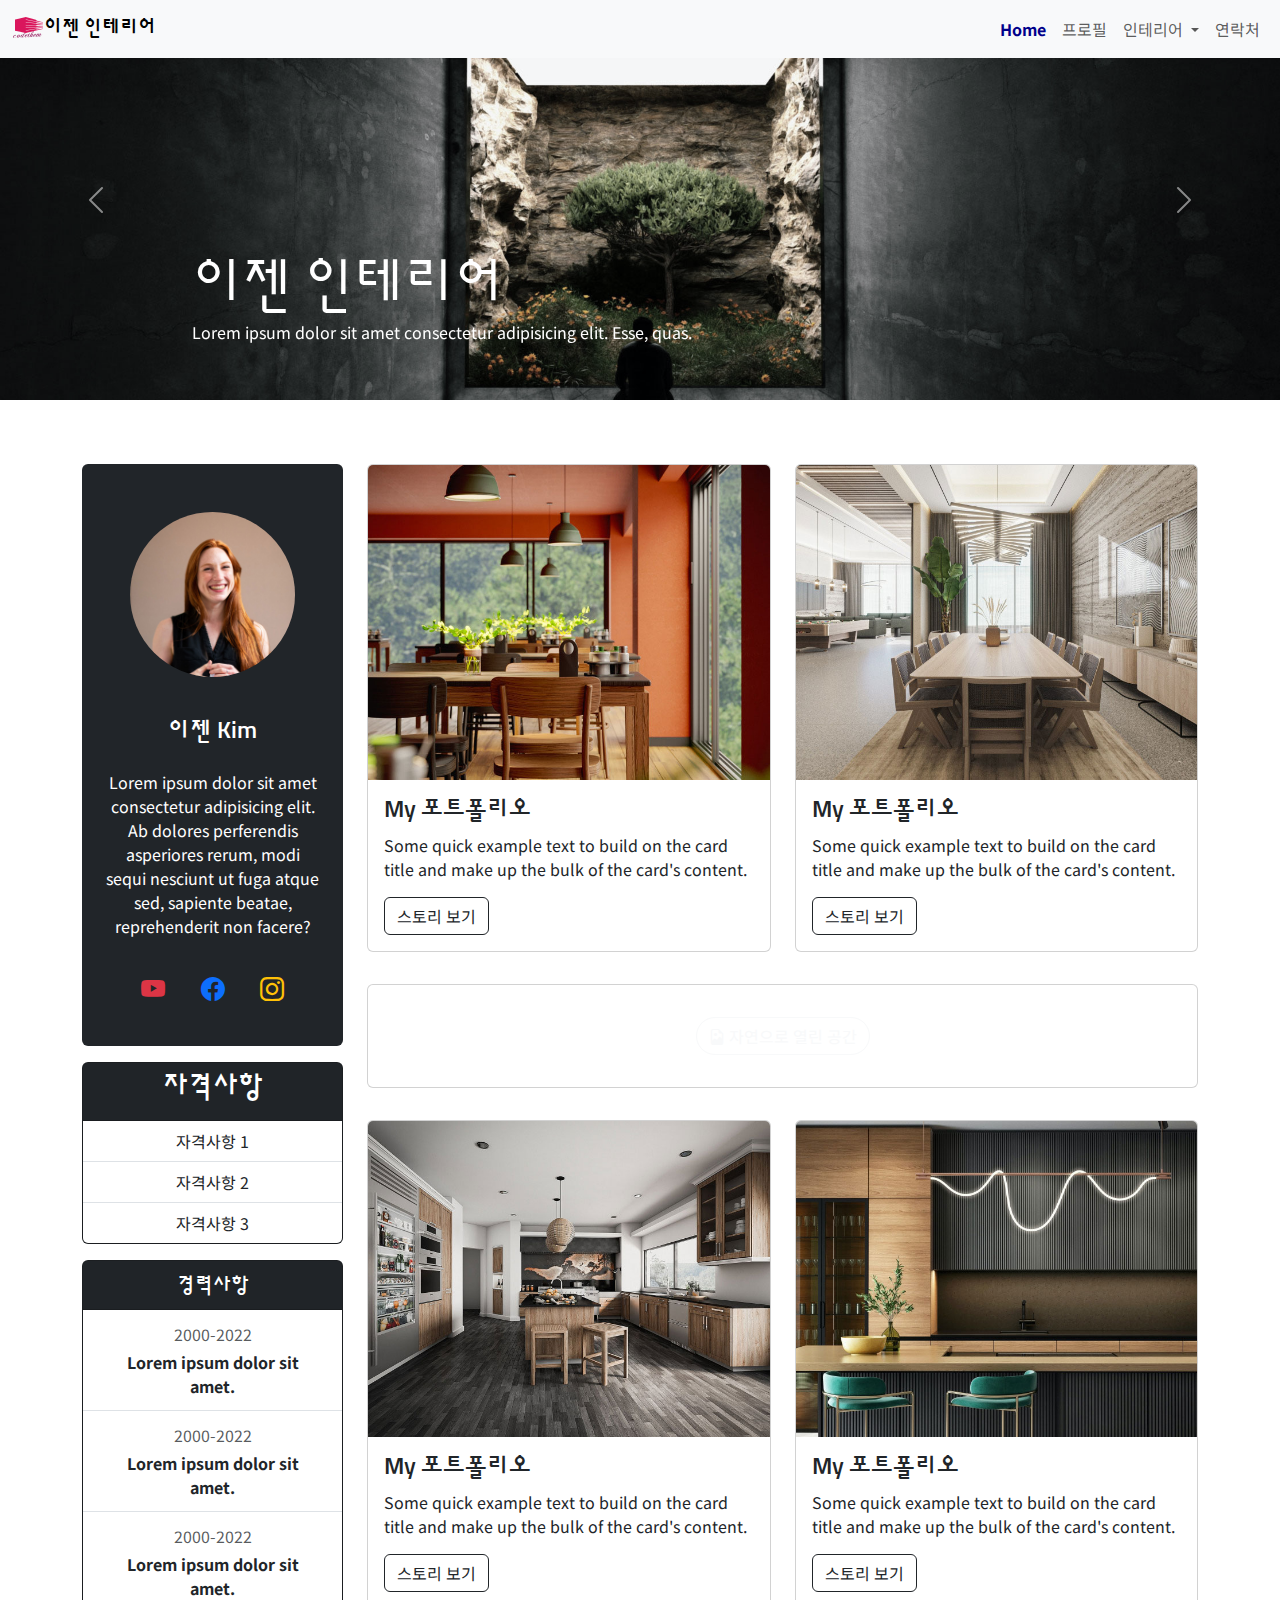
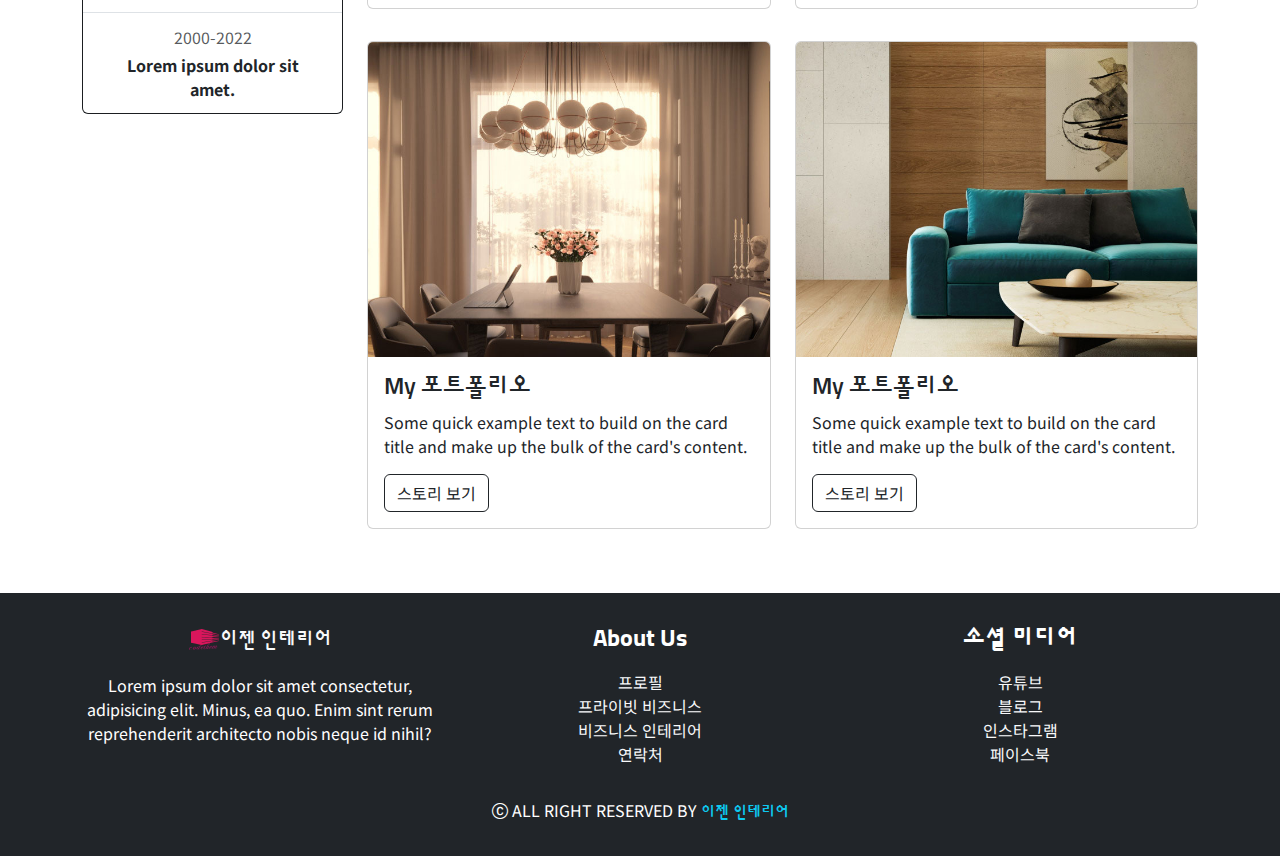
<file: index.html>
<!DOCTYPE html>
<html lang="en">
<head>
    <meta charset="UTF-8">
    <meta name="viewport" content="width=device-width, initial-scale=1.0">
    <title>이젠 인테리어</title>
    <link rel="stylesheet" href="./css/bootstrap.css">
    <link rel="stylesheet" href="https://cdn.jsdelivr.net/npm/bootstrap-icons@1.10.5/font/bootstrap-icons.css">
    <link rel="stylesheet" href="./css/style.css">
</head>
<body>

  <!-- 네비게이션 시작    사이트 네비게이션바 첫번째꺼 가져옴, form은 버림-->
  <nav class="navbar navbar-expand-md bg-light fixed-top">
    <div class="container-fluid">
      <a class="logo-font navbar-brand" href="index.html"><img src="./images/logo.png" alt="로고">이젠 인테리어</a>
      <button class="navbar-toggler" type="button" data-bs-toggle="collapse" data-bs-target="#menubar" aria-controls="menubar" aria-expanded="false" aria-label="Toggle navigation">
        <span class="navbar-toggler-icon"></span>
      </button>
      <div class="collapse navbar-collapse" id="menubar">
        <ul class="navbar-nav ms-auto mb-2 mb-md-0">
          <li class="nav-item">
            <a class="nav-link active" aria-current="page" href="index.html">Home</a>
          </li>
          <li class="nav-item">
            <a class="nav-link" href="profile.html">프로필</a>
          </li>
          <li class="nav-item dropdown">
            <a class="nav-link dropdown-toggle" href="#" role="button" data-bs-toggle="dropdown" aria-expanded="false">
              인테리어
            </a>
            <ul class="dropdown-menu">
              <li><a class="dropdown-item" href="private-interior.html">개인 공간</a></li>
              <li><a class="dropdown-item" href="business-interior.html">비즈니스 공간</a></li>
            </ul>
          </li>
          <li class="nav-item">
            <a class="nav-link" href="contact.html">연락처</a>
          </li>
        </ul>
      </div>
    </div>
  </nav>
  <!-- 네비게이션 끝 -->


  <!-- 헤더 영역 시작   캐라셀 가져와서 적용함-->
  <div id="headerCarousel" class="mt -5 carousel slide carousel-fade">
    <!-- 사진이 다소 짤려서 mt-5주고 fade줘서 부드럽게 -->
    <div class="carousel-inner">

      <div class="carousel-item active">
        <img src="./images/header1.jpg" class="d-block w-100" alt="헤더1">
        <!-- 캐러셀 설명문쪽 class가져옴 -->
        <div class="carousel-caption text-md-start">
          <h1 class="display-4 mb-0">이젠 인테리어</h1>
          <!-- sm사이즈에선 안보이게 해주는것 -->
          <p class="d-none d-sm-block">Lorem ipsum dolor sit amet consectetur adipisicing elit. Esse, quas.</p>
        </div>
      </div>

      <div class="mt -5 carousel-item">
        <img src="./images/header2.jpg" class="d-block w-100" alt="헤더2">
        <div class="carousel-caption text-md-start">
          <h1 class="display-4 mb-0">이젠 인테리어</h1>
          <!-- sm사이즈에선 안보이게 해주는것 -->
          <p class="d-none d-sm-block">Lorem ipsum dolor sit amet consectetur adipisicing elit. Esse, quas.</p>
        </div>
      </div>

      <div class="mt -5 carousel-item">
        <img src="./images/header3.jpg" class="d-block w-100" alt="헤더3">
        <div class="carousel-caption text-md-start">
          <h1 class="display-4 mb-0">이젠 인테리어</h1>
          <!-- sm사이즈에선 안보이게 해주는것 -->
          <p class="d-none d-sm-block">Lorem ipsum dolor sit amet consectetur adipisicing elit. Esse, quas.</p>
        </div>
      </div>

      <div class="mt -5 carousel-item">
        <img src="./images/header4.jpg" class="d-block w-100" alt="헤더4">
        <div class="carousel-caption text-md-start">
          <h1 class="display-4 mb-0">이젠 인테리어</h1>
          <!-- sm사이즈에선 안보이게 해주는것 -->
          <p class="d-none d-sm-block">Lorem ipsum dolor sit amet consectetur adipisicing elit. Esse, quas.</p>
        </div>
      </div>

      <div class="mt -5 carousel-item">
        <img src="./images/header5.jpg" class="d-block w-100" alt="헤더5">
        <div class="carousel-caption text-md-start">
          <h1 class="display-4 mb-0">이젠 인테리어</h1>
          <!-- sm사이즈에선 안보이게 해주는것 -->
          <p class="d-none d-sm-block">Lorem ipsum dolor sit amet consectetur adipisicing elit. Esse, quas.</p>
        </div>
      </div>

    </div>
    <button class="carousel-control-prev" type="button" data-bs-target="#headerCarousel" data-bs-slide="prev">
      <span class="carousel-control-prev-icon" aria-hidden="true"></span>
      <span class="visually-hidden">Previous</span>
    </button>
    <button class="carousel-control-next" type="button" data-bs-target="#headerCarousel" data-bs-slide="next">
      <span class="carousel-control-next-icon" aria-hidden="true"></span>
      <span class="visually-hidden">Next</span>
    </button>
  </div>
  <!-- 헤더 영역 끝 -->


    <!-- 메인섹션 시작 -->
    <main class="container my-5">
        <div class="row">
            <!-- 프로필 바 섹션        프로필바와 프라이빗 인테리어 섹션의 위치를 md사이즈와 큰 사이즈  서로 위치를 다르게 해주고 싶을때 플렉스-순서  참고해서 order-md-1적용,  md에선 private 먼저 나오게하고 큰 화면은 프로필 먼저 나오게 해준것 -->
            <section class="col-md-5 col-lg-3 order-2 order-md-1">
                <div class="bg-dark text-white text-center my-3 p-4 rounded">
                    <img src="./images/main-profile.jpg" alt="메인프로필" class="rounded-circle img-fluid p-4">
                    <h2 class="fs-4 py-3">이젠 Kim</h2>
                    <p>Lorem ipsum dolor sit amet consectetur adipisicing elit. Ab dolores perferendis asperiores rerum, modi sequi nesciunt ut fuga atque sed, sapiente beatae, reprehenderit non facere?</p>
                    <div class="d-flex justify-content-evenly fs-4 py-3 ">
                        <a href="https://www.youtube.com/" aria-label = "유튜브" target="_blank" class="link-danger"><i class="bi bi-youtube fs-4 red"></i></a>
                        <a href="https://www.facebook.com/" aria-label = "페이스북" target="_blank"><i class="bi bi-facebook fs-4"></i></a>
                        <a href="https://www.instagram.com/" aria-label = "인스타그램" target="_blank" class="link-warning"><i class="bi bi-instagram fs-4 yellow"></i></a>
                    </div>
                </div>
                <!-- 프로필바 섹션 끝 -->

            <!-- 자격사항    카드와 목록그룹 합쳐준것-->
            <div class="card bg-dark text-white text-center">
                <div class="card-header">
                    <h3 class="">자격사항</h3>
                </div>
            <ul class="list-group list-group-flush">
                <li class="list-group-item">자격사항 1</li>
                <li class="list-group-item">자격사항 2</li>
                <li class="list-group-item">자격사항 3</li>
              </ul>
            </div>
            <!-- 자격사항 끝 -->

            <!-- 경력사항 -->
            <div class="card bg-dark text-center text-white mt-3">
                <div class="card-header">
                  <h3 class="fs-5 m-1">경력사항</h3>
                </div>
                <ul class="list-group list-group-flush">
                  <li class="list-group-item">
                    <p class="text-muted m-1">2000-2022</p>
                    <p class="fw-bold m-1">Lorem ipsum dolor sit amet.</p>
                  </li>
                  <li class="list-group-item">
                    <p class="text-muted m-1">2000-2022</p>
                    <p class="fw-bold m-1">Lorem ipsum dolor sit amet.</p>
                  </li>
                  <li class="list-group-item">
                    <p class="text-muted m-1">2000-2022</p>
                    <p class="fw-bold m-1">Lorem ipsum dolor sit amet.</p>
                  </li>
                  <li class="list-group-item">
                    <p class="text-muted m-1">2000-2022</p>
                    <p class="fw-bold m-1">Lorem ipsum dolor sit amet.</p>
                  </li>
                </ul>
              </div>
            <!-- 경력사항 끝 -->
            </section>
            

            


            <!-- 프라이빗 인테리어 섹션 시작 -->
            <section class="col-md-7 col-lg-9 order-1 order-md-2">
                <div class="row">
                    
                    <!-- 1 -->
                    <div class="col-lg-6 py-3">
                        <div class="card">
                            <div class="overflow-hidden">
                                <img src="./images/gallery1.jpg" class="card-img-top" alt="갤러리1">
                            </div>
                            <div class="card-body">
                              <h4 class="card-title">My 포트폴리오</h5>
                              <p class="card-text">Some quick example text to build on the card title and make up the bulk of the card's content.</p>
                              <a href="#" class="btn btn-outline-dark">스토리 보기</a>
                            </div>
                          </div>
                    </div>

                    <!-- 2 -->
                    <div class="col-lg-6 py-3">
                        <div class="card">
                            <div class="overflow-hidden">
                                <img src="./images/gallery2.jpg" class="card-img-top" alt="갤러리2">
                            </div>
                            <div class="card-body">
                              <h4 class="card-title">My 포트폴리오</h5>
                              <p class="card-text">Some quick example text to build on the card title and make up the bulk of the card's content.</p>
                              <a href="#" class="btn btn-outline-dark">스토리 보기</a>
                            </div>
                          </div>
                    </div>


                    <!-- 모달파트 -->
                    <div class="col-12 py-3">
                        <div class="banner card text-center p-3">
                            <div class="card-body">
                                <!-- 버튼 -->
                                <button type="button" class="btn btn-outline-light   rounded-pill" data-bs-toggle="modal" data-bs-target="#portfolio-Modal">
                                    <i class="bi bi-file-earmark-image"></i> 자연으로 열린 공간
                                </button>



                                <div class="modal fade" tabindex="-1" id = "portfolio-Modal" data-bs-backdrop = "static" data-bs-keyboard = "false" aria-labelledby="portfolioModalLabel", aria-hidden="true">
                                    <div class="modal-dialog">
                                      <div class="modal-content">
                                        <div class="modal-header">
                                          <h4 class="modal-title fs-5" id = "portfolioModalLabel">자연으로 열린 공간</h4>
                                          <button type="button" class="btn-close" data-bs-dismiss="modal" aria-label="Close"></button>
                                        </div>
                                        <div class="modal-body">
                                            <h2>Lorem ipsum dolor sit amet.</h2>
                                          <p>Lorem ipsum dolor sit amet consectetur adipisicing elit. Ab maiores laboriosam dicta laudantium sit! Asperiores?</p>
                                          
                                          <!-- fluid안주면 이미지 넘쳐버림 -->
                                            <img src="./images/modal-img.jpg" alt="모달" class="img-fluid">
                                          <p>Lorem ipsum dolor sit amet consectetur adipisicing elit. Corporis tempora consequuntur voluptas unde ipsa repudiandae sit labore, iste eligendi! Nihil.</p>
                                        </div>

                                        <div class="modal-footer">
                                          <button type="button" class="btn btn-outline-dark" data-bs-dismiss="modal">닫기</button>
                                          <button type="button" class="btn btn-outline-danger">뉴스 기사 보기</button>
                                        </div>

                                      </div>
                                    </div>
                                  </div>
                            </div>
                        </div>
                    </div>



                    <!-- 3 -->
                    <div class="col-lg-6 py-3">
                        <div class="card">
                            <div class="overflow-hidden">
                                <img src="./images/gallery3.jpg" class="card-img-top" alt="갤러리3">
                            </div>
                            <div class="card-body">
                              <h4 class="card-title">My 포트폴리오</h5>
                              <p class="card-text">Some quick example text to build on the card title and make up the bulk of the card's content.</p>
                              <a href="#" class="btn btn-outline-dark">스토리 보기</a>
                            </div>
                          </div>
                    </div>

                    <!-- 4 -->
                    <div class="col-lg-6 py-3">
                        <div class="card">
                            <div class="overflow-hidden">
                                <img src="./images/gallery4.jpg" class="card-img-top" alt="갤러리4">
                            </div>
                            <div class="card-body">
                              <h4 class="card-title">My 포트폴리오</h5>
                              <p class="card-text">Some quick example text to build on the card title and make up the bulk of the card's content.</p>
                              <a href="#" class="btn btn-outline-dark">스토리 보기</a>
                            </div>
                          </div>
                    </div>

                    <!-- 5 -->
                    <div class="col-lg-6 py-3">
                        <div class="card">
                            <div class="overflow-hidden">
                                <img src="./images/gallery5.jpg" class="card-img-top" alt="갤러리5">
                            </div>
                            <div class="card-body">
                              <h4 class="card-title">My 포트폴리오</h5>
                              <p class="card-text">Some quick example text to build on the card title and make up the bulk of the card's content.</p>
                              <a href="#" class="btn btn-outline-dark">스토리 보기</a>
                            </div>
                          </div>
                    </div>

                    <!-- 6 -->
                    <div class="col-lg-6 py-3">
                        <div class="card">
                            <div class="overflow-hidden">
                                <img src="./images/gallery6.jpg" class="card-img-top" alt="갤러리6">
                            </div>
                            <div class="card-body">
                              <h4 class="card-title">My 포트폴리오</h5>
                              <p class="card-text">Some quick example text to build on the card title and make up the bulk of the card's content.</p>
                              <a href="#" class="btn btn-outline-dark">스토리 보기</a>
                            </div>
                          </div>
                    </div>
                            </div>
                          </div>
                    </div>

                </div>
            </section>
            <!-- 프라이빗 인테리어 섹션 끝 -->

            
        </div>
    </main>
    <!-- 메인섹션 끝 -->


    <!-- 풋터 시작 -->
    <footer class="bg-dark text-center text-white py-3">
      <div class="container">
        <div class="row">
          <div class="col-md-4">
            <a href="./index.html" class="logo-font link-light text-decoration text-decoration-none fs-5"><img src="./images/logo.png" alt="로고" class="my-3">이젠 인테리어</a>
            <p>Lorem ipsum dolor sit amet consectetur, adipisicing elit. Minus, ea quo. Enim sint rerum reprehenderit architecto nobis neque id nihil?</p>
          </div>
  
  
          <div class="col-md-4">
            <h4 class="fw-bold my-3">About Us</h4>
            <ul class="list-unstyled"> 
              <li><a href="profile.html" class="text-decoration-none link-light">프로필</a></li>
              <li><a href="private-interior.html" class="text-decoration-none link-light">프라이빗 비즈니스</a></li>
              <li><a href="business-interior.html" class="text-decoration-none link-light">비즈니스 인테리어</a></li>
              <li><a href="contact.html" class="text-decoration-none link-light">연락처</a></li>
            </ul>
          </div>

  
          <div class="col-md-4">
            <h4 class="fw-bold my-3">소셜 미디어</h4>
            <ul class="list-unstyled">
              <li><a href="#" class="text-decoration-none link-light">유튜브</a></li>
              <li><a href="#" class="text-decoration-none link-light">블로그</a></li>
              <li><a href="#" class="text-decoration-none link-light">인스타그램</a></li>
              <li><a href="#" class="text-decoration-none link-light">페이스북</a></li>
            </ul>
          </div>

        </div>

        <p class="my-3"><i class="bi bi-c-circle"></i> ALL RIGHT RESERVED BY <span class="logo-font text-info">이젠 인테리어</span></p>
        
        
      </div>
    </footer>
    <!-- 풋터 끝 -->

    <script src="./js/bootstrap.bundle.min.js"></script>
</body>
</html>
</file>
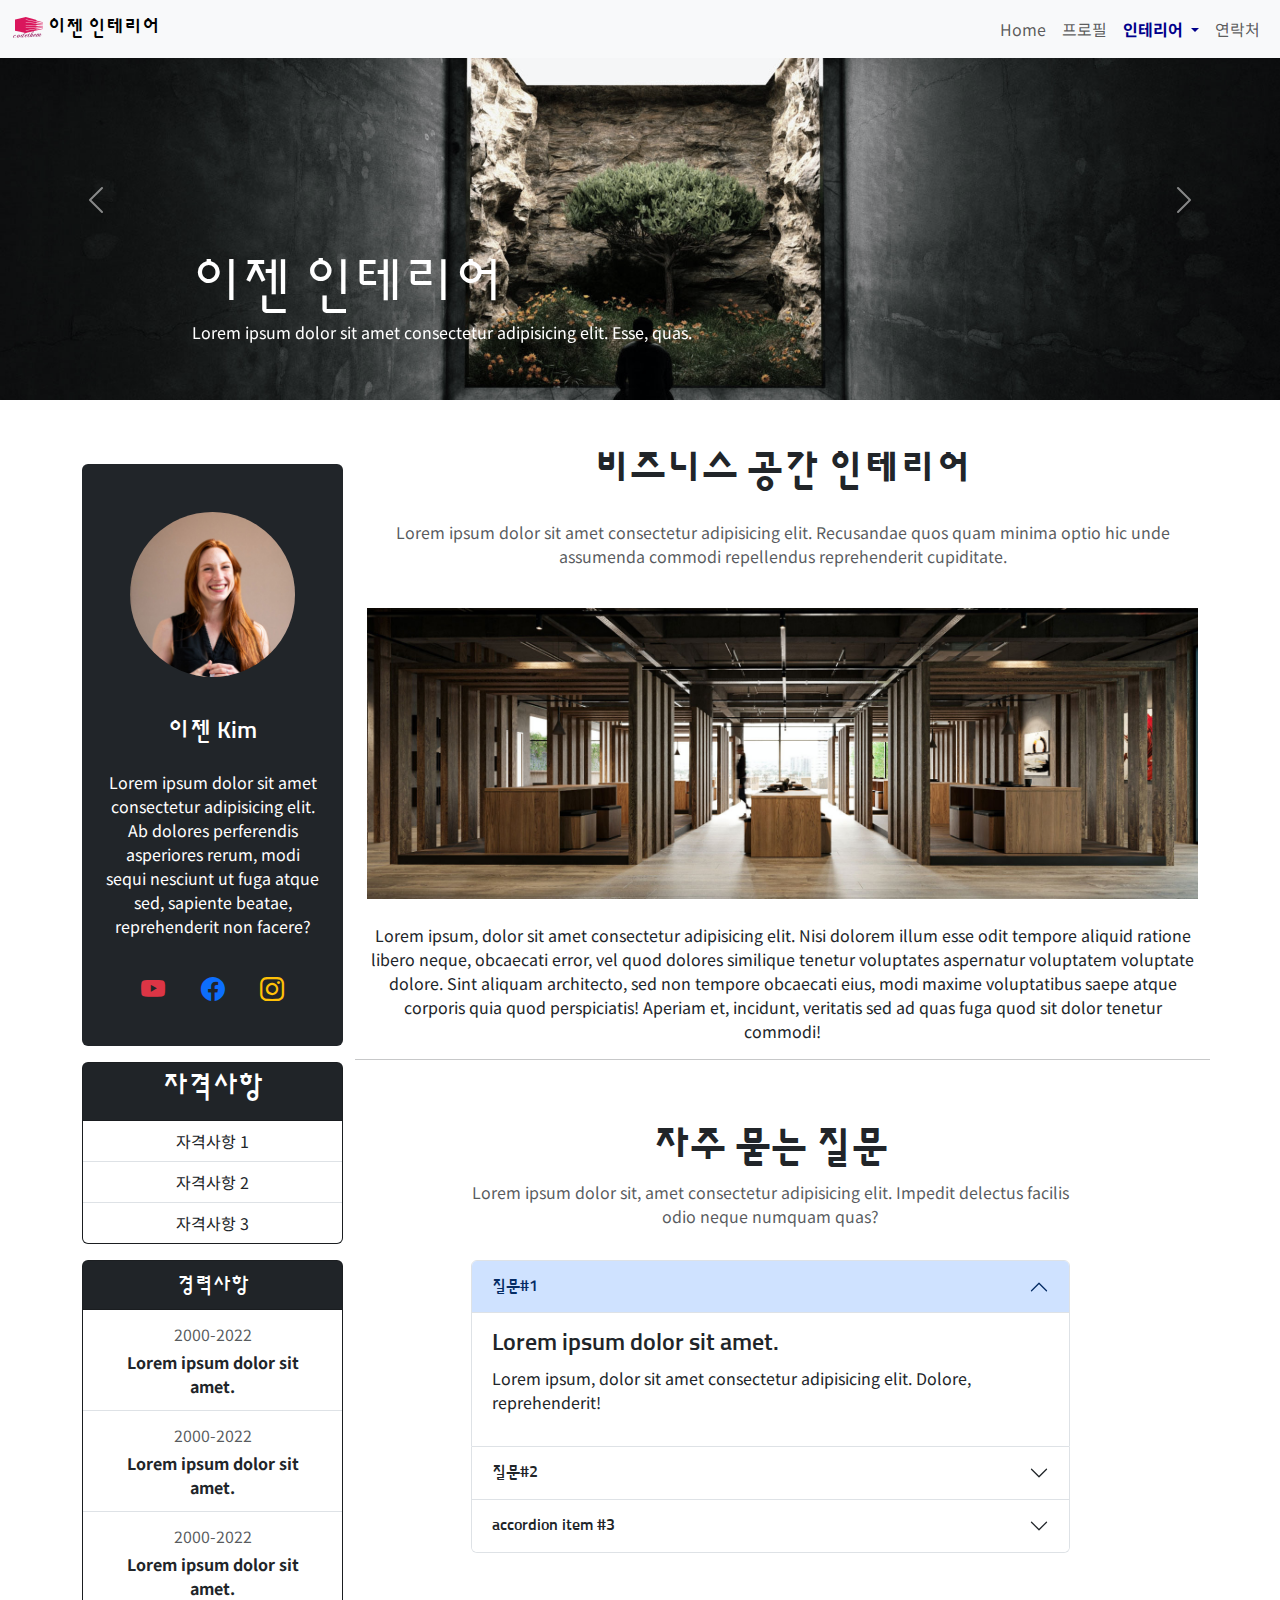
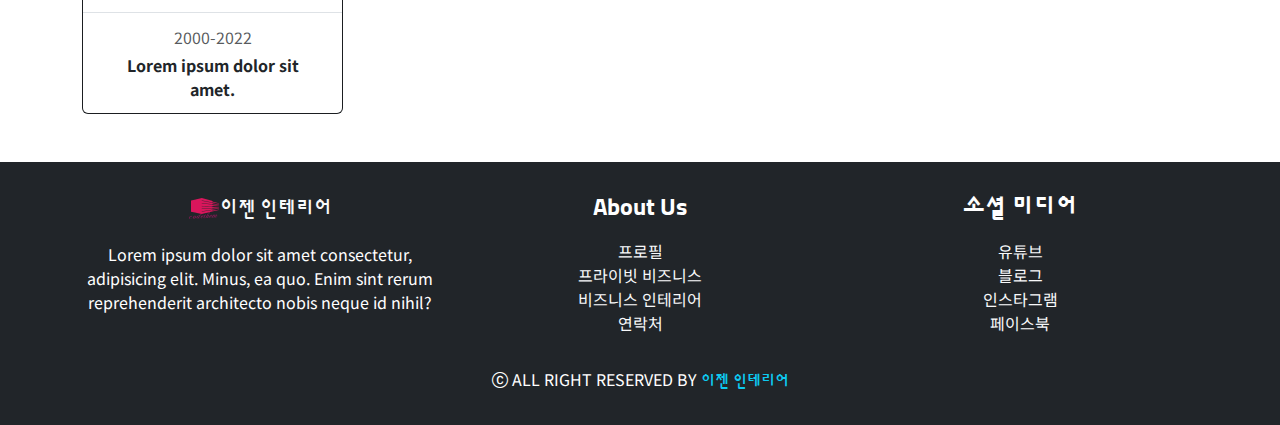
<file: business-interior.html>
<!DOCTYPE html>
<html lang="en">
<head>
    <meta charset="UTF-8">
    <meta name="viewport" content="width=device-width, initial-scale=1.0">
    <title>이젠 인테리어</title>
    <link rel="stylesheet" href="./css/bootstrap.css">
    <link rel="stylesheet" href="https://cdn.jsdelivr.net/npm/bootstrap-icons@1.10.5/font/bootstrap-icons.css">
    <link rel="stylesheet" href="./css/style.css">
</head>
<body>

  <!-- 네비게이션 시작    사이트 네비게이션바 첫번째꺼 가져옴, form은 버림-->
  <nav class="navbar navbar-expand-lg bg-body-tertiary fixed-top">
    <div class="container-fluid">
      <a class="navbar-brand logo-font" href="index.html"><img src="./images/logo.png" alt="로고"> 이젠 인테리어</a>
      <button class="navbar-toggler" type="button" data-bs-toggle="collapse" data-bs-target="#menubar" aria-controls="menubar" aria-expanded="false" aria-label="Toggle navigation">
        <span class="navbar-toggler-icon"></span>
      </button>
      <div class="collapse navbar-collapse" id="menubar">
        <ul class="navbar-nav ms-auto mb-2 mb-md-0">
          <li class="nav-item">
            <a class="nav-link" aria-current="page" href="index.html">Home</a>
          </li>
          <li class="nav-item">
            <a class="nav-link" href="profile.html">프로필</a>
          </li>
          <li class="nav-item dropdown">
            <!-- 여기서 active는 toggle 옆이랑 item 옆에 두군데 붙여줌 -->
            <a class="nav-link dropdown-toggle active" href="#" role="button" data-bs-toggle="dropdown" aria-expanded="false">
              인테리어
            </a>
            <ul class="dropdown-menu">
              <li><a class="dropdown-item" href="private-interior.html">개인공간</a></li>
              <li><a class="dropdown-item active" href="business-interior.html">비즈니스 공간</a></li>
            </ul>
          </li>
          <li class="nav-item">
            <a class="nav-link" aria-disabled="true">연락처</a>
          </li>
        </ul>
      </div>
    </div>
  </nav>
  <!-- 네비게이션 끝 -->


  <!-- 헤더 영역 시작   캐라셀 가져와서 적용함-->
  <div id="headerCarousel" class="mt -5 carousel slide carousel-fade">
    <!-- 사진이 다소 짤려서 mt-5주고 fade줘서 부드럽게 -->
    <div class="carousel-inner">

      <div class="carousel-item active">
        <img src="./images/header1.jpg" class="d-block w-100" alt="헤더1">
        <!-- 캐러셀 설명문쪽 class가져옴 -->
        <div class="carousel-caption text-md-start">
          <h1 class="display-4 mb-0">이젠 인테리어</h1>
          <!-- sm사이즈에선 안보이게 해주는것 -->
          <p class="d-none d-sm-block">Lorem ipsum dolor sit amet consectetur adipisicing elit. Esse, quas.</p>
        </div>
      </div>

      <div class="mt -5 carousel-item">
        <img src="./images/header2.jpg" class="d-block w-100" alt="헤더2">
        <div class="carousel-caption text-md-start">
          <h1 class="display-4 mb-0">이젠 인테리어</h1>
          <!-- sm사이즈에선 안보이게 해주는것 -->
          <p class="d-none d-sm-block">Lorem ipsum dolor sit amet consectetur adipisicing elit. Esse, quas.</p>
        </div>
      </div>

      <div class="mt -5 carousel-item">
        <img src="./images/header3.jpg" class="d-block w-100" alt="헤더3">
        <div class="carousel-caption text-md-start">
          <h1 class="display-4 mb-0">이젠 인테리어</h1>
          <!-- sm사이즈에선 안보이게 해주는것 -->
          <p class="d-none d-sm-block">Lorem ipsum dolor sit amet consectetur adipisicing elit. Esse, quas.</p>
        </div>
      </div>

      <div class="mt -5 carousel-item">
        <img src="./images/header4.jpg" class="d-block w-100" alt="헤더4">
        <div class="carousel-caption text-md-start">
          <h1 class="display-4 mb-0">이젠 인테리어</h1>
          <!-- sm사이즈에선 안보이게 해주는것 -->
          <p class="d-none d-sm-block">Lorem ipsum dolor sit amet consectetur adipisicing elit. Esse, quas.</p>
        </div>
      </div>

      <div class="mt -5 carousel-item">
        <img src="./images/header5.jpg" class="d-block w-100" alt="헤더5">
        <div class="carousel-caption text-md-start">
          <h1 class="display-4 mb-0">이젠 인테리어</h1>
          <!-- sm사이즈에선 안보이게 해주는것 -->
          <p class="d-none d-sm-block">Lorem ipsum dolor sit amet consectetur adipisicing elit. Esse, quas.</p>
        </div>
      </div>

    </div>
    <button class="carousel-control-prev" type="button" data-bs-target="#headerCarousel" data-bs-slide="prev">
      <span class="carousel-control-prev-icon" aria-hidden="true"></span>
      <span class="visually-hidden">Previous</span>
    </button>
    <button class="carousel-control-next" type="button" data-bs-target="#headerCarousel" data-bs-slide="next">
      <span class="carousel-control-next-icon" aria-hidden="true"></span>
      <span class="visually-hidden">Next</span>
    </button>
  </div>
  <!-- 헤더 영역 끝 -->


    <!-- 메인섹션 시작 -->
    <main class="container my-5">
        <div class="row">
            <!-- 프로필 바 섹션 -->
            <section class="col-md-5 col-lg-3 order-2 order-md-1">
                <div class="bg-dark text-white text-center my-3 p-4 rounded">
                    <img src="./images/main-profile.jpg" alt="메인프로필" class="rounded-circle img-fluid p-4">
                    <h2 class="fs-4 py-3">이젠 Kim</h2>
                    <p>Lorem ipsum dolor sit amet consectetur adipisicing elit. Ab dolores perferendis asperiores rerum, modi sequi nesciunt ut fuga atque sed, sapiente beatae, reprehenderit non facere?</p>
                    <div class="d-flex justify-content-evenly fs-4 py-3 ">
                        <a href="https://www.youtube.com/" aria-label = "유튜브" target="_blank" class="link-danger"><i class="bi bi-youtube fs-4 red"></i></a>
                        <a href="https://www.facebook.com/" aria-label = "페이스북" target="_blank"><i class="bi bi-facebook fs-4"></i></a>
                        <a href="https://www.instagram.com/" aria-label = "인스타그램" target="_blank" class="link-warning"><i class="bi bi-instagram fs-4 yellow"></i></a>
                    </div>
                </div>

            <!-- 자격사항    카드와 목록그룹 합쳐준것-->
            <div class="card bg-dark text-white text-center">
                <div class="card-header">
                    <h3 class="">자격사항</h3>
                </div>
            <ul class="list-group list-group-flush">
                <li class="list-group-item">자격사항 1</li>
                <li class="list-group-item">자격사항 2</li>
                <li class="list-group-item">자격사항 3</li>
              </ul>
            </div>
            <!-- 자격사항 끝 -->

            <!-- 경력사항 -->
            <div class="card bg-dark text-center text-white mt-3">
                <div class="card-header">
                  <h3 class="fs-5 m-1">경력사항</h3>
                </div>
                <ul class="list-group list-group-flush">
                  <li class="list-group-item">
                    <p class="text-muted m-1">2000-2022</p>
                    <p class="fw-bold m-1">Lorem ipsum dolor sit amet.</p>
                  </li>
                  <li class="list-group-item">
                    <p class="text-muted m-1">2000-2022</p>
                    <p class="fw-bold m-1">Lorem ipsum dolor sit amet.</p>
                  </li>
                  <li class="list-group-item">
                    <p class="text-muted m-1">2000-2022</p>
                    <p class="fw-bold m-1">Lorem ipsum dolor sit amet.</p>
                  </li>
                  <li class="list-group-item">
                    <p class="text-muted m-1">2000-2022</p>
                    <p class="fw-bold m-1">Lorem ipsum dolor sit amet.</p>
                  </li>
                </ul>
              </div>
            <!-- 경력사항 끝 -->
            </section>
            <!-- 프로필바 섹션 끝 -->

            


            <!-- 비즈니스 섹션 시작 -->
            <section class="col-md-7 col-lg-9 order-1 order-md-2">
                <div class="row">
                    
                  <section class="text-center">
                    <h2 class="fw-bold fs-1 pb-3">비즈니스 공간 인테리어</h2>
                    <p class="text-muted">Lorem ipsum dolor sit amet consectetur adipisicing elit. Recusandae quos quam minima optio hic unde assumenda commodi repellendus reprehenderit cupiditate.</p>
                    <img src="./images/business.jpg" alt="비즈니스" class="img-fluid my-4">
                    <p>Lorem ipsum, dolor sit amet consectetur adipisicing elit. Nisi dolorem illum esse odit tempore aliquid ratione libero neque, obcaecati error, vel quod dolores similique tenetur voluptates aspernatur voluptatem voluptate dolore. Sint aliquam architecto, sed non tempore obcaecati eius, modi maxime voluptatibus saepe atque corporis quia quod perspiciatis! Aperiam et, incidunt, veritatis sed ad quas fuga quod sit dolor tenetur commodi!</p>
                  </section>
                  <!-- 비즈니스 공간 소개 섹션 끝 -->
                  <hr>
                  <!-- 자주 묻는 질문 섹션 시작 -->
                  <section class="row">
                    <div class="col-lg-9 mx-auto">
                      <div class="text-center pt-5 pb-3">
                        <h2 class="fw-bold fs-1">자주 묻는 질문</h2>
                        <p class="text-muted">Lorem ipsum dolor sit, amet consectetur adipisicing elit. Impedit delectus facilis odio neque numquam quas?</p>
                      </div>

                       <!-- 아코디언 -->
                    <div class="accordion" id="accordionExample">
                      <div class="accordion-item">
                        <h2 class="accordion-header">
                          <button class="accordion-button" type="button" data-bs-toggle="collapse" data-bs-target="#collapseOne" aria-expanded="true" aria-controls="collapseOne">
                            질문#1
                          </button>
                        </h2>
                        <div id="collapseOne" class="accordion-collapse collapse show" data-bs-parent="#accordionExample">
                          <div class="accordion-body">
                            <h4>Lorem ipsum dolor sit amet.</h4>
                            <p>Lorem ipsum, dolor sit amet consectetur adipisicing elit. Dolore, reprehenderit!</p>

                          </div>
                        </div>
                      </div>
                      <div class="accordion-item">
                        <h2 class="accordion-header">
                          <button class="accordion-button collapsed" type="button" data-bs-toggle="collapse" data-bs-target="#collapseTwo" aria-expanded="false" aria-controls="collapseTwo">
                            질문#2
                          </button>
                        </h2>
                        <div id="collapseTwo" class="accordion-collapse collapse" data-bs-parent="#accordionExample">
                          <div class="accordion-body">
                            <h4>Lorem ipsum dolor sit amet.</h4>
                            <p>Lorem ipsum dolor sit amet consectetur adipisicing elit. Eos, voluptatum?</p>

                          </div>
                        </div>
                      </div>
                      <div class="accordion-item">
                        <h2 class="accordion-header">
                          <button class="accordion-button collapsed" type="button" data-bs-toggle="collapse" data-bs-target="#collapseThree" aria-expanded="false" aria-controls="collapseThree">
                            accordion item #3
                          </button>
                        </h2>
                        <div id="collapseThree" class="accordion-collapse collapse" data-bs-parent="#accordionExample">
                          <div class="accordion-body">
                            <h4>Lorem ipsum dolor sit amet.</h4>
                            <p>Lorem ipsum dolor sit amet consectetur adipisicing elit. Eos, voluptatum?</p>

                            <h4>Lorem ipsum dolor sit amet.</h4>
                            <p>Lorem ipsum dolor sit amet consectetur adipisicing elit. Eos, voluptatum?</p>
                          </div>
                        </div>
                      </div>
                    </div>
                    <!-- 아코디언 끝 -->

                    </div>
                  </section>
                  <!-- 자주 묻는 질문 섹션 끝 -->
            </section>
            <!-- 비즈니스 섹션 끝 -->
                    
                    


                </div>
            </section>
            <!-- 포트폴리오 섹션 끝 -->
        </div>
    </main>
    <!-- 메인섹션 끝 -->


    <!-- 풋터 시작 -->
    <footer class="bg-dark text-center text-white py-3">
      <div class="container">
        <div class="row">
          <div class="col-md-4">
            <a href="./index.html" class="logo-font link-light text-decoration text-decoration-none fs-5"><img src="./images/logo.png" alt="로고" class="my-3">이젠 인테리어</a>
            <p>Lorem ipsum dolor sit amet consectetur, adipisicing elit. Minus, ea quo. Enim sint rerum reprehenderit architecto nobis neque id nihil?</p>
          </div>
  
  
          <div class="col-md-4">
            <h4 class="fw-bold my-3">About Us</h4>
            <ul class="list-unstyled"> 
              <li><a href="profile.html" class="text-decoration-none link-light">프로필</a></li>
              <li><a href="private-interior.html" class="text-decoration-none link-light">프라이빗 비즈니스</a></li>
              <li><a href="business-interior.html" class="text-decoration-none link-light">비즈니스 인테리어</a></li>
              <li><a href="contact.html" class="text-decoration-none link-light">연락처</a></li>
            </ul>
          </div>

  
          <div class="col-md-4">
            <h4 class="fw-bold my-3">소셜 미디어</h4>
            <ul class="list-unstyled">
              <li><a href="#" class="text-decoration-none link-light">유튜브</a></li>
              <li><a href="#" class="text-decoration-none link-light">블로그</a></li>
              <li><a href="#" class="text-decoration-none link-light">인스타그램</a></li>
              <li><a href="#" class="text-decoration-none link-light">페이스북</a></li>
            </ul>
          </div>

        </div>

        <p class="my-3"><i class="bi bi-c-circle"></i> ALL RIGHT RESERVED BY <span class="logo-font text-info">이젠 인테리어</span></p>
        
        
      </div>
    </footer>
    <!-- 풋터 끝 -->

    <script src="./js/bootstrap.bundle.min.js"></script>
</body>
</html>
</file>
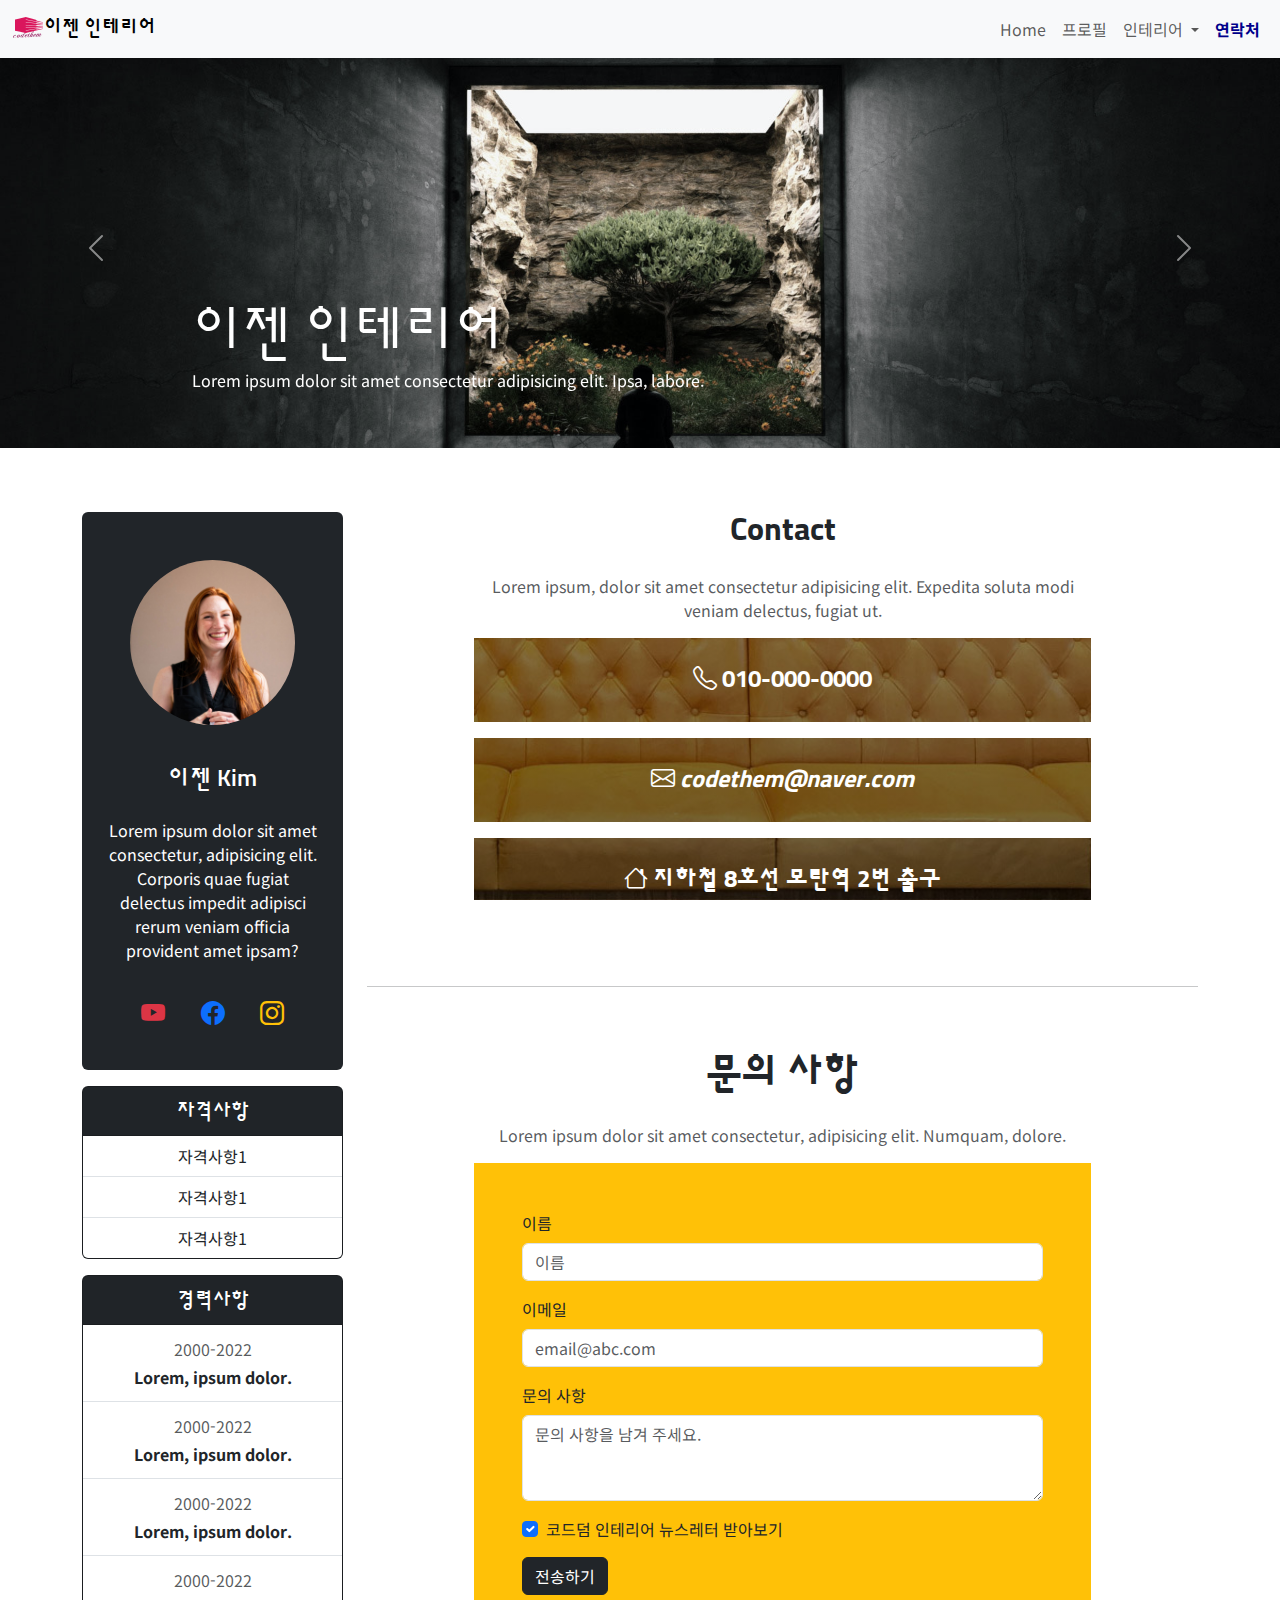
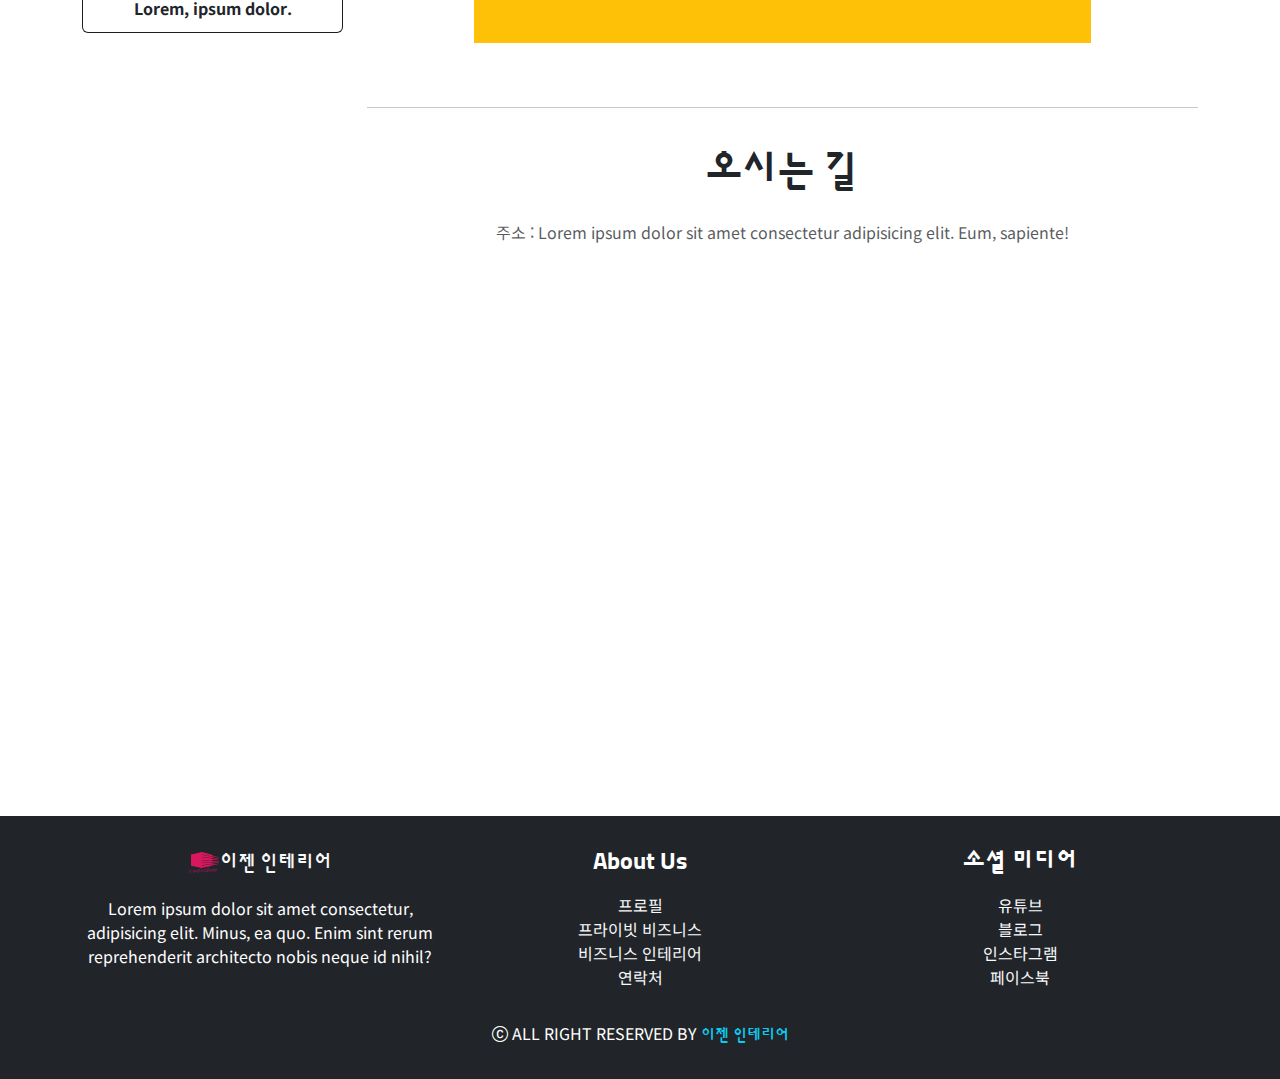
<file: contact.html>
<!DOCTYPE html>
<html lang="ko">
<head>
    <meta charset="UTF-8">
    <meta name="viewport" content="width=device-width, initial-scale=1.0">
    <title>이젠 인테리어</title>
    <link rel="stylesheet" href="./css/bootstrap.css">
    <link rel="stylesheet" href="https://cdn.jsdelivr.net/npm/bootstrap-icons@1.10.5/font/bootstrap-icons.css">
    <link rel="stylesheet" href="./css/style.css">
</head>
<body>
    <!-- 내비게이션 영역 시작 -->
    <nav class="navbar navbar-expand-md bg-light fixed-top">
        <div class="container-fluid">
          <a class="logo-font navbar-brand" href="index.html"><img src="./images/logo.png" alt="로고">이젠 인테리어</a>
          <button class="navbar-toggler" type="button" data-bs-toggle="collapse" data-bs-target="#menubar" aria-controls="menubar" aria-expanded="false" aria-label="Toggle navigation">
            <span class="navbar-toggler-icon"></span>
          </button>
          <div class="collapse navbar-collapse" id="menubar">
            <ul class="navbar-nav ms-auto mb-2 mb-md-0">
              <li class="nav-item">
                <a class="nav-link" aria-current="page" href="index.html">Home</a>
              </li>
              <li class="nav-item">
                <a class="nav-link" href="profile.html">프로필</a>
              </li>
              <li class="nav-item dropdown">
                <a class="nav-link dropdown-toggle" href="#" role="button" data-bs-toggle="dropdown" aria-expanded="false">
                  인테리어
                </a>
                <ul class="dropdown-menu">
                  <li><a class="dropdown-item" href="private-interior.html">개인 공간</a></li>
                  <li><a class="dropdown-item" href="business-interior.html">비즈니스 공간</a></li>
                </ul>
              </li>
              <li class="nav-item">
                <a class="nav-link active" href="contact.html">연락처</a>
              </li>
            </ul>
          </div>
        </div>
      </nav>
    <!-- 내비게이션 영역 끝 -->
    <!-- 헤더 영역 시작 -->
    <div id="headerCarousel" class="mt-5 carousel slide carousel-fade">
        <div class="carousel-inner">
          <div class="carousel-item active">
            <img src="./images/header1.jpg" class="d-block w-100" alt="인테리어 사진">
            <div class="carousel-caption text-md-start">
                <h1 class="display-4 mb-0">이젠 인테리어</h1>
                <p class="d-none d-sm-block">Lorem ipsum dolor sit amet consectetur adipisicing elit. Ipsa, labore.</p>
            </div>
          </div>
          <div class="carousel-item">
            <img src="./images/header2.jpg" class="d-block w-100" alt="인테리어 사진">
            <div class="carousel-caption text-md-start">
                <h1 class="display-4 mb-0">이젠 인테리어</h1>
                <p class="d-none d-sm-block">Lorem ipsum dolor sit amet consectetur adipisicing elit. Ipsa, labore.</p>
            </div>
          </div>
          <div class="carousel-item">
            <img src="./images/header3.jpg" class="d-block w-100" alt="인테리어 사진">
            <div class="carousel-caption text-md-start">
                <h1 class="display-4 mb-0">이젠 인테리어</h1>
                <p class="d-none d-sm-block">Lorem ipsum dolor sit amet consectetur adipisicing elit. Ipsa, labore.</p>
            </div>
          </div>
          <div class="carousel-item">
            <img src="./images/header4.jpg" class="d-block w-100" alt="인테리어 사진">
            <div class="carousel-caption text-md-start">
                <h1 class="display-4 mb-0">이젠 인테리어</h1>
                <p class="d-none d-sm-block">Lorem ipsum dolor sit amet consectetur adipisicing elit. Ipsa, labore.</p>
            </div>
          </div>
          <div class="carousel-item">
            <img src="./images/header5.jpg" class="d-block w-100" alt="인테리어 사진">
            <div class="carousel-caption text-md-start">
                <h1 class="display-4 mb-0">이젠 인테리어</h1>
                <p class="d-none d-sm-block">Lorem ipsum dolor sit amet consectetur adipisicing elit. Ipsa, labore.</p>
            </div>
          </div>
        </div>
        <button class="carousel-control-prev" type="button" data-bs-target="#headerCarousel" data-bs-slide="prev">
          <span class="carousel-control-prev-icon" aria-hidden="true"></span>
          <span class="visually-hidden">Previous</span>
        </button>
        <button class="carousel-control-next" type="button" data-bs-target="#headerCarousel" data-bs-slide="next">
          <span class="carousel-control-next-icon" aria-hidden="true"></span>
          <span class="visually-hidden">Next</span>
        </button>
      </div>
    <!-- 헤더 영역 끝 -->
   <!-- 메인 섹션 시작 -->
    <main class="container my-5">
        <div class="row">

            <!-- 프로필 바 섹션 -->
            <section class="col-md-5 col-lg-3">
                <div class="bg-dark text-white text-center my-3 p-4 rounded">
                    <img src="images/main-profile.jpg" alt="프로필 사진" class="img-fluid rounded-circle p-4">
                    <h2 class="fs-4 py-3">이젠 Kim</h2>
                    <p>Lorem ipsum dolor sit amet consectetur, adipisicing elit. Corporis quae fugiat delectus impedit
                        adipisci rerum veniam officia provident amet ipsam?</p>
                    <div class="d-flex justify-content-evenly fs-4 py-3">
                        <a href="https://www.youtube.com" target="_blank"
                            class="link-danger" aria-label="유튜브"><i class="bi bi-youtube"></i></a>
                        <a href="#" aria-label="페이스북"><i class="bi bi-facebook"></i></a>
                        <a href="#" class="link-warning" aria-label="인스타그램"><i class="bi bi-instagram"></i></a>
                    </div>
                </div>
                <!-- 자격사항 리스트 -->
                <div class="card bg-dark text-white text-center">
                    <div class="card-header">
                      <h3 class="fs-5 m-1">자격사항</h3>
                    </div>
                    <ul class="list-group list-group-flush">
                        <li class="list-group-item">자격사항1</li>
                        <li class="list-group-item">자격사항1</li>
                        <li class="list-group-item">자격사항1</li>
                    </ul>
                </div>
                <!-- 경력사항 리스트 -->
                <div class="card mt-3 bg-dark text-white text-center">
                    <div class="card-header">
                        <h3 class="fs-5 m-1">경력사항</h3>
                    </div>
                    <ul class="list-group list-group-flush">
                        <li class="list-group-item">
                            <p class="text-muted m-1">2000-2022</p>
                            <p class="m-1 fw-bold">Lorem, ipsum dolor.</p>
                        </li>
                        <li class="list-group-item">
                            <p class="text-muted m-1">2000-2022</p>
                            <p class="m-1 fw-bold">Lorem, ipsum dolor.</p>
                        </li>
                        <li class="list-group-item">
                            <p class="text-muted m-1">2000-2022</p>
                            <p class="m-1 fw-bold">Lorem, ipsum dolor.</p>
                        </li>
                        <li class="list-group-item">
                            <p class="text-muted m-1">2000-2022</p>
                            <p class="m-1 fw-bold">Lorem, ipsum dolor.</p>
                        </li>
                    </ul>
                </div>
            </section>
            <!-- 프로필 바 섹션 끝 -->

            <!-- 연락처 세션 시작 -->
            <section class="col-md-7 col-lg-9 text-center order-1 order-md-2">
                
                    <!-- contact섹션 시작 -->
                    <section class="row pt-3 pb-5">
                        <div class="col-lg-9 mx-auto">
                            <h2 class="fs -1 fw-bold pb-3">Contact</h2>
                            <p class="text-muted">Lorem ipsum, dolor sit amet consectetur adipisicing elit. Expedita soluta modi veniam delectus, fugiat ut.</p>

                            <div class="contact-bg py-4 mt-3">
                                <p class="fs-4 fw-bold text-white mb-0 logo-font"><i class="bi bi-telephone"></i> 010-000-0000</p>
                            </div>

                            <div class="contact-bg py-4 mt-3">
                                <p class="fs-4 fw-bold text-white mb-0 logo-font"><i class="bi bi-envelope"> codethem@naver.com</i></p>
                            </div>

                            <div class="contact-bg py-4 mt-3">
                                <p class="fs-4 fw-bold text-white mb-0 logo-font"><i class="bi bi-house"></i> 지하철 8호선 모란역 2번 출구</p>
                            </div>

                        </div>
                    </section>
                    
                    <!-- contact섹션 끝 -->
                    <hr>

                    <!-- 문의 사항 섹션 시작    폼 컨트롤 참고-->
                    <div class="row py-5">
                        <div class="col-lg-9 mx-auto">
                            <h2 class="fs-1 fw-bold pb-3">문의 사항</h2>
                            <p class="text-muted">Lorem ipsum dolor sit amet consectetur, adipisicing elit. Numquam, dolore.</p>
                            <!-- 입력 폼 -->
                            <form action="" class="text-start bg-warning p-5">
                                <div class="mb-3">
                                    <label for="user-name" class="form-label">이름</label>
                                    <input type="text" class="form-control" id="user-name" placeholder="이름">
                                  </div>

                                  <div class="mb-3">
                                    <label for="user-email" class="form-label">이메일</label>
                                    <input type="email" class="form-control" id="user-email" placeholder="email@abc.com">
                                  </div>
                                  
                                  <div class="mb-3">
                                    <label for="user-msg" class="form-label">문의 사항</label>
                                    <textarea class="form-control" id="user-msg" rows="3" placeholder="문의 사항을 남겨 주세요." cols = "30" rows = "5"></textarea>
                                  </div>

                                  <div class="form-check mb-3">
                                    <input type="checkbox" class="form-check-input" id = "news-letter-check" checked>
                                    <label for="news-letter-check" class="form-check-label">코드덤 인테리어 뉴스레터 받아보기</label>
                                  </div>

                                  <button class="btn btn-dark">전송하기</button>
                            </form>
                        </div>
                    </div>
                    <!-- 문의사항 섹션 끝 -->
                    <hr>

                    <!-- 구글 맵 섹션 시작      구글지도- 공유 html코드 복사해서 붙여넣기 -->
                    <section class="py-4">
                        <h2 class="fs-1 fw-bold">오시는 길</h2>
                        <p class="text-muted py-3">주소 : Lorem ipsum dolor sit amet consectetur adipisicing elit. Eum, sapiente!</p>
                        <div class="ratio ratio-16x9">
                            <iframe src="https://www.google.com/maps/embed?pb=!1m14!1m12!1m3!1d25344.889313861164!2d127.13373949999999!3d37.4344786!2m3!1f0!2f0!3f0!3m2!1i1024!2i768!4f13.1!5e0!3m2!1sko!2skr!4v1704181148127!5m2!1sko!2skr" allowfullscreen="" loading="lazy" referrerpolicy="no-referrer-when-downgrade"></iframe>
                        </div>
                    </section>
                    <!-- 구글 맵 섹션 끝 -->
            </section>

                    
                    


                </div>
            </section>
            <!-- 포트폴리오 섹션 끝 -->
        </div>
    </main>
    <!-- 메인섹션 끝 -->


    <!-- 풋터 시작 -->
    <footer class="bg-dark text-center text-white py-3">
      <div class="container">
        <div class="row">
          <div class="col-md-4">
            <a href="./index.html" class="logo-font link-light text-decoration text-decoration-none fs-5"><img src="./images/logo.png" alt="로고" class="my-3">이젠 인테리어</a>
            <p>Lorem ipsum dolor sit amet consectetur, adipisicing elit. Minus, ea quo. Enim sint rerum reprehenderit architecto nobis neque id nihil?</p>
          </div>
  
  
          <div class="col-md-4">
            <h4 class="fw-bold my-3">About Us</h4>
            <ul class="list-unstyled"> 
              <li><a href="profile.html" class="text-decoration-none link-light">프로필</a></li>
              <li><a href="private-interior.html" class="text-decoration-none link-light">프라이빗 비즈니스</a></li>
              <li><a href="business-interior.html" class="text-decoration-none link-light">비즈니스 인테리어</a></li>
              <li><a href="contact.html" class="text-decoration-none link-light">연락처</a></li>
            </ul>
          </div>

  
          <div class="col-md-4">
            <h4 class="fw-bold my-3">소셜 미디어</h4>
            <ul class="list-unstyled">
              <li><a href="#" class="text-decoration-none link-light">유튜브</a></li>
              <li><a href="#" class="text-decoration-none link-light">블로그</a></li>
              <li><a href="#" class="text-decoration-none link-light">인스타그램</a></li>
              <li><a href="#" class="text-decoration-none link-light">페이스북</a></li>
            </ul>
          </div>

        </div>

        <p class="my-3"><i class="bi bi-c-circle"></i> ALL RIGHT RESERVED BY <span class="logo-font text-info">이젠 인테리어</span></p>
        
        
      </div>
    </footer>
    <!-- 풋터 끝 -->

    <script src="./js/bootstrap.bundle.min.js"></script>
</body>
</html>
</file>
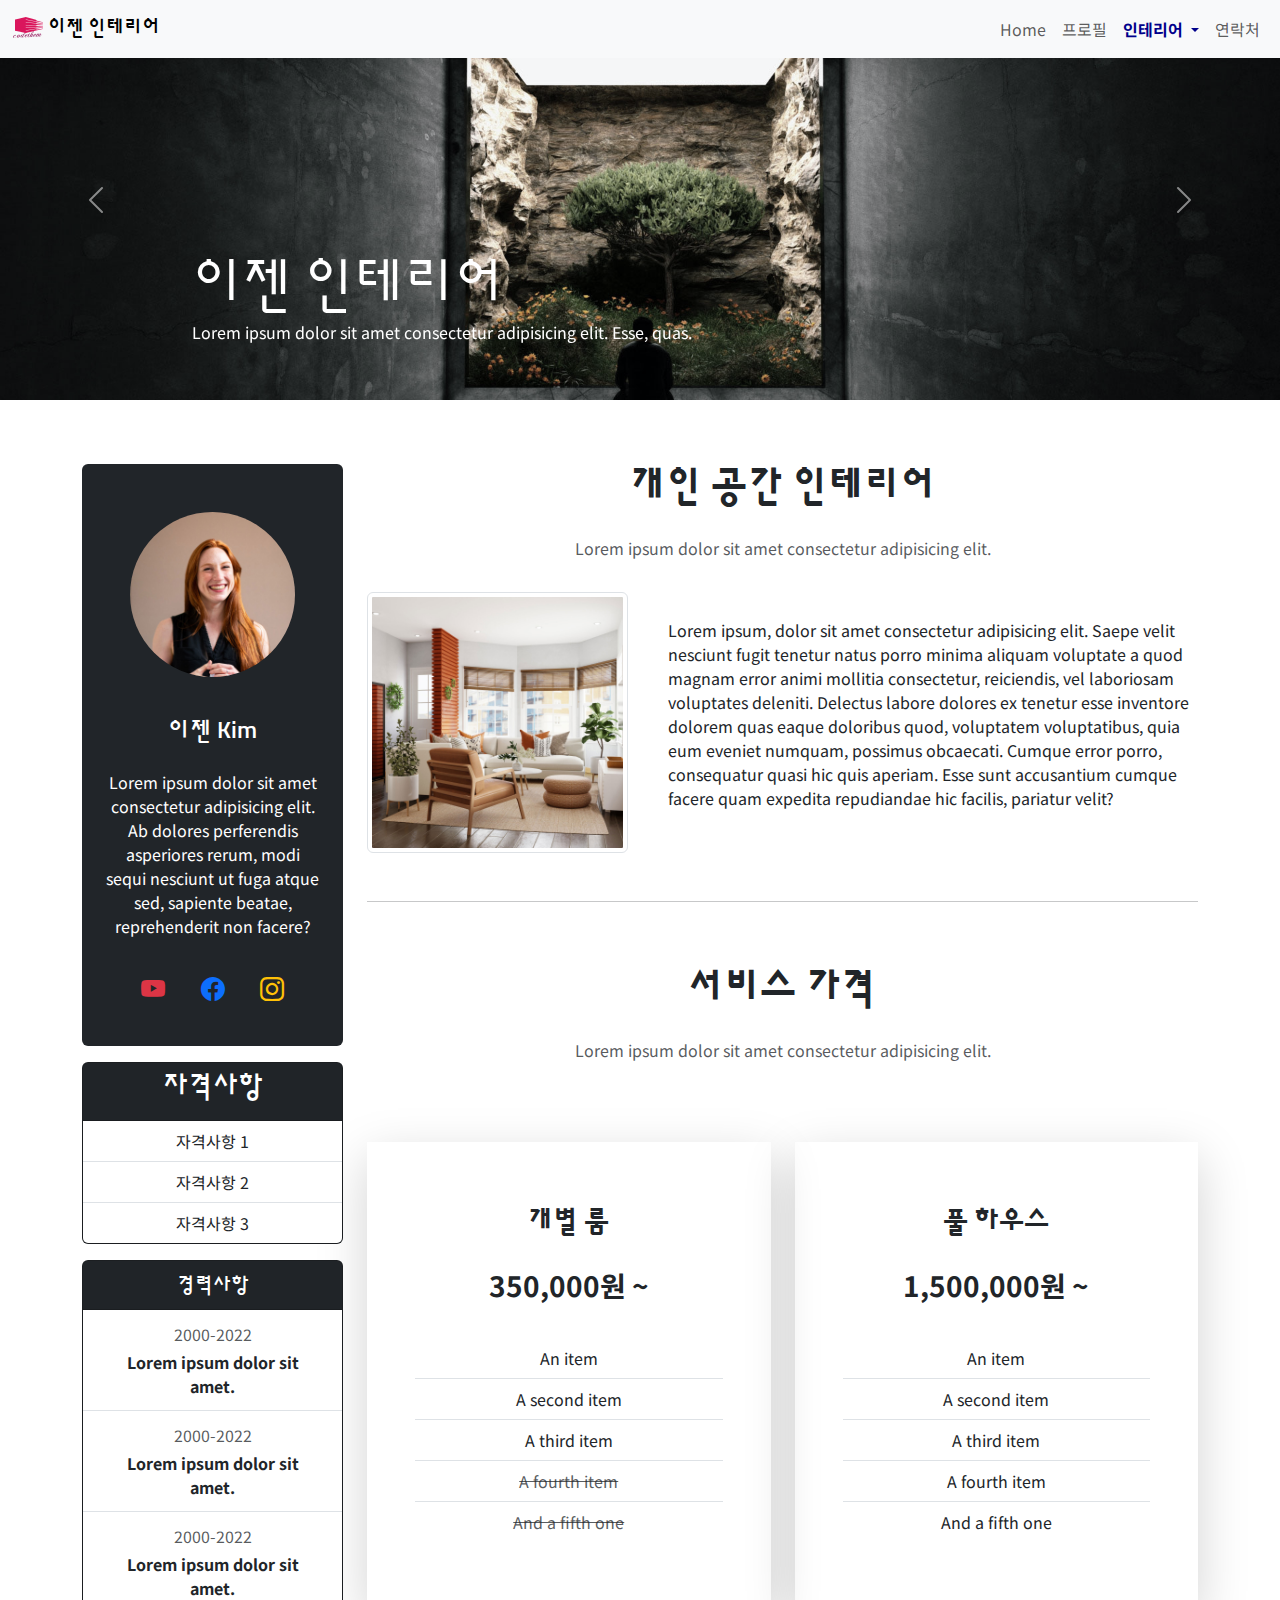
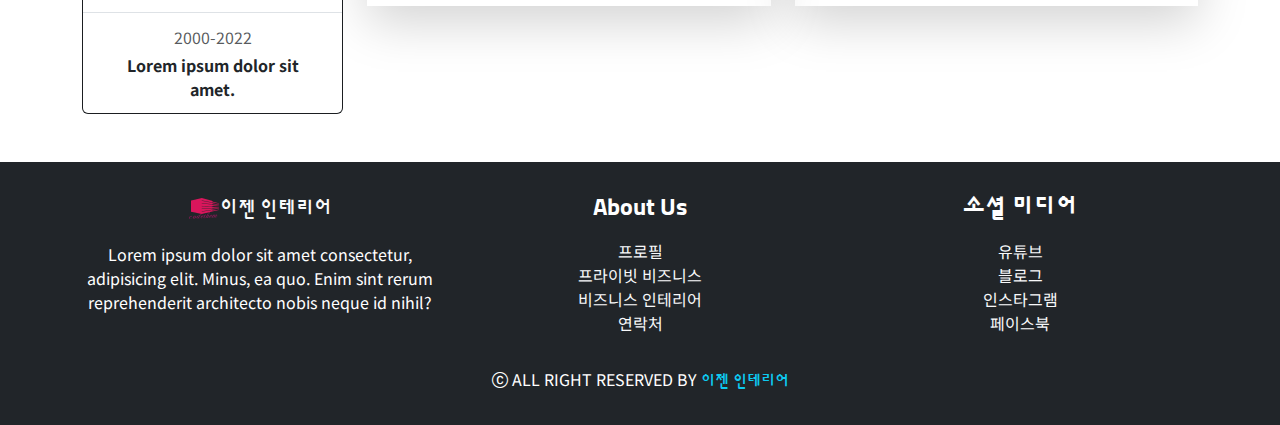
<file: private-interior.html>
<!DOCTYPE html>
<html lang="en">
<head>
    <meta charset="UTF-8">
    <meta name="viewport" content="width=device-width, initial-scale=1.0">
    <title>이젠 인테리어</title>
    <link rel="stylesheet" href="./css/bootstrap.css">
    <link rel="stylesheet" href="https://cdn.jsdelivr.net/npm/bootstrap-icons@1.10.5/font/bootstrap-icons.css">
    <link rel="stylesheet" href="./css/style.css">
</head>
<body>

  <!-- 네비게이션 시작    사이트 네비게이션바 첫번째꺼 가져옴, form은 버림-->
  <nav class="navbar navbar-expand-lg bg-body-tertiary fixed-top">
    <div class="container-fluid">
      <a class="navbar-brand logo-font" href="index.html"><img src="./images/logo.png" alt="로고"> 이젠 인테리어</a>
      <button class="navbar-toggler" type="button" data-bs-toggle="collapse" data-bs-target="#menubar" aria-controls="menubar" aria-expanded="false" aria-label="Toggle navigation">
        <span class="navbar-toggler-icon"></span>
      </button>
      <div class="collapse navbar-collapse" id="menubar">
        <ul class="navbar-nav ms-auto mb-2 mb-md-0">
          <li class="nav-item">
            <a class="nav-link" aria-current="page" href="index.html">Home</a>
          </li>
          <li class="nav-item">
            <a class="nav-link" href="profile.html">프로필</a>
          </li>
          <li class="nav-item dropdown">
            <!-- 여기서 active는 toggle 옆이랑 item 옆에 두군데 붙여줌 -->
            <a class="nav-link dropdown-toggle active" href="#" role="button" data-bs-toggle="dropdown" aria-expanded="false">
              인테리어
            </a>
            <ul class="dropdown-menu">
              <li><a class="dropdown-item active" href="private-interior.html">개인공간</a></li>
              <li><a class="dropdown-item" href="business-interior.html">비즈니스 공간</a></li>
            </ul>
          </li>
          <li class="nav-item">
            <a class="nav-link" aria-disabled="true">연락처</a>
          </li>
        </ul>
      </div>
    </div>
  </nav>
  <!-- 네비게이션 끝 -->


  <!-- 헤더 영역 시작   캐라셀 가져와서 적용함-->
  <div id="headerCarousel" class="mt -5 carousel slide carousel-fade">
    <!-- 사진이 다소 짤려서 mt-5주고 fade줘서 부드럽게 -->
    <div class="carousel-inner">

      <div class="carousel-item active">
        <img src="./images/header1.jpg" class="d-block w-100" alt="헤더1">
        <!-- 캐러셀 설명문쪽 class가져옴 -->
        <div class="carousel-caption text-md-start">
          <h1 class="display-4 mb-0">이젠 인테리어</h1>
          <!-- sm사이즈에선 안보이게 해주는것 -->
          <p class="d-none d-sm-block">Lorem ipsum dolor sit amet consectetur adipisicing elit. Esse, quas.</p>
        </div>
      </div>

      <div class="mt -5 carousel-item">
        <img src="./images/header2.jpg" class="d-block w-100" alt="헤더2">
        <div class="carousel-caption text-md-start">
          <h1 class="display-4 mb-0">이젠 인테리어</h1>
          <!-- sm사이즈에선 안보이게 해주는것 -->
          <p class="d-none d-sm-block">Lorem ipsum dolor sit amet consectetur adipisicing elit. Esse, quas.</p>
        </div>
      </div>

      <div class="mt -5 carousel-item">
        <img src="./images/header3.jpg" class="d-block w-100" alt="헤더3">
        <div class="carousel-caption text-md-start">
          <h1 class="display-4 mb-0">이젠 인테리어</h1>
          <!-- sm사이즈에선 안보이게 해주는것 -->
          <p class="d-none d-sm-block">Lorem ipsum dolor sit amet consectetur adipisicing elit. Esse, quas.</p>
        </div>
      </div>

      <div class="mt -5 carousel-item">
        <img src="./images/header4.jpg" class="d-block w-100" alt="헤더4">
        <div class="carousel-caption text-md-start">
          <h1 class="display-4 mb-0">이젠 인테리어</h1>
          <!-- sm사이즈에선 안보이게 해주는것 -->
          <p class="d-none d-sm-block">Lorem ipsum dolor sit amet consectetur adipisicing elit. Esse, quas.</p>
        </div>
      </div>

      <div class="mt -5 carousel-item">
        <img src="./images/header5.jpg" class="d-block w-100" alt="헤더5">
        <div class="carousel-caption text-md-start">
          <h1 class="display-4 mb-0">이젠 인테리어</h1>
          <!-- sm사이즈에선 안보이게 해주는것 -->
          <p class="d-none d-sm-block">Lorem ipsum dolor sit amet consectetur adipisicing elit. Esse, quas.</p>
        </div>
      </div>

    </div>
    <button class="carousel-control-prev" type="button" data-bs-target="#headerCarousel" data-bs-slide="prev">
      <span class="carousel-control-prev-icon" aria-hidden="true"></span>
      <span class="visually-hidden">Previous</span>
    </button>
    <button class="carousel-control-next" type="button" data-bs-target="#headerCarousel" data-bs-slide="next">
      <span class="carousel-control-next-icon" aria-hidden="true"></span>
      <span class="visually-hidden">Next</span>
    </button>
  </div>
  <!-- 헤더 영역 끝 -->


    <!-- 메인섹션 시작 -->
    <main class="container my-5">
        <div class="row">
            <!-- 프로필 바 섹션 -->
            <section class="col-md-5 col-lg-3 order-2 order-md-1">
                <div class="bg-dark text-white text-center my-3 p-4 rounded">
                    <img src="./images/main-profile.jpg" alt="메인프로필" class="rounded-circle img-fluid p-4">
                    <h2 class="fs-4 py-3">이젠 Kim</h2>
                    <p>Lorem ipsum dolor sit amet consectetur adipisicing elit. Ab dolores perferendis asperiores rerum, modi sequi nesciunt ut fuga atque sed, sapiente beatae, reprehenderit non facere?</p>
                    <div class="d-flex justify-content-evenly fs-4 py-3 ">
                        <a href="https://www.youtube.com/" aria-label = "유튜브" target="_blank" class="link-danger"><i class="bi bi-youtube fs-4 red"></i></a>
                        <a href="https://www.facebook.com/" aria-label = "페이스북" target="_blank"><i class="bi bi-facebook fs-4"></i></a>
                        <a href="https://www.instagram.com/" aria-label = "인스타그램" target="_blank" class="link-warning"><i class="bi bi-instagram fs-4 yellow"></i></a>
                    </div>
                </div>

            <!-- 자격사항    카드와 목록그룹 합쳐준것-->
            <div class="card bg-dark text-white text-center">
                <div class="card-header">
                    <h3 class="">자격사항</h3>
                </div>
            <ul class="list-group list-group-flush">
                <li class="list-group-item">자격사항 1</li>
                <li class="list-group-item">자격사항 2</li>
                <li class="list-group-item">자격사항 3</li>
              </ul>
            </div>
            <!-- 자격사항 끝 -->

            <!-- 경력사항 -->
            <div class="card bg-dark text-center text-white mt-3">
                <div class="card-header">
                  <h3 class="fs-5 m-1">경력사항</h3>
                </div>
                <ul class="list-group list-group-flush">
                  <li class="list-group-item">
                    <p class="text-muted m-1">2000-2022</p>
                    <p class="fw-bold m-1">Lorem ipsum dolor sit amet.</p>
                  </li>
                  <li class="list-group-item">
                    <p class="text-muted m-1">2000-2022</p>
                    <p class="fw-bold m-1">Lorem ipsum dolor sit amet.</p>
                  </li>
                  <li class="list-group-item">
                    <p class="text-muted m-1">2000-2022</p>
                    <p class="fw-bold m-1">Lorem ipsum dolor sit amet.</p>
                  </li>
                  <li class="list-group-item">
                    <p class="text-muted m-1">2000-2022</p>
                    <p class="fw-bold m-1">Lorem ipsum dolor sit amet.</p>
                  </li>
                </ul>
              </div>
            <!-- 경력사항 끝 -->
            </section>
            <!-- 프로필바 섹션 끝 -->

            


            <!-- 포트폴리오 섹션 시작 -->
            <section class="col-md-7 col-lg-9 order-1 order-md-2">
                <!-- 프라이빗 인테리어 소개 섹션 시작 -->
                <section class="text-center py-3">
                  <h2 class="fs-1 fw-bold pb-3">개인 공간 인테리어</h2>
                  <p class="text-muted">Lorem ipsum dolor sit amet consectetur adipisicing elit.</p>
                  <div class="row align-items-center">
                    <div class="col-lg-6 col-xl-4 py-3">
                      <img src="./images/private.jpg" alt="개인 공간 인테리어" class="img-thumbnail img-fluid">
                    </div>
                    <div class="col-lg-6 col-xl-8 py-3">
                      <p class="ms-lg-3 text-lg-start">Lorem ipsum, dolor sit amet consectetur adipisicing elit. Saepe velit nesciunt fugit tenetur natus porro minima aliquam voluptate a quod magnam error animi mollitia consectetur, reiciendis, vel laboriosam voluptates deleniti. Delectus labore dolores ex tenetur esse inventore dolorem quas eaque doloribus quod, voluptatem voluptatibus, quia eum eveniet numquam, possimus obcaecati. Cumque error porro, consequatur quasi hic quis aperiam. Esse sunt accusantium cumque facere quam expedita repudiandae hic facilis, pariatur velit?</p>
                    </div>
                  </div>
                </section>
                <!-- 프라이빗 인테리어 소개 섹션 끝 -->
                <hr>
                
                <!-- 프라이빗 인테리어 가격 섹션 시작 -->
                <section class="text-center">
                  <div class="pt-5 pb-3">
                    <h2 class="fs-1 fw-bold pb-3">서비스 가격</h2>
                    <p class="text-muted">Lorem ipsum dolor sit amet consectetur adipisicing elit.</p>
                  </div>

                  <!-- 카드쪽 -->
                  <div class="row py-5">
                    <div class="col-lg-6 mb-5">
                      <!-- shadow로 감싸줄 div 생성 -->
                      <div class="shadow-lg p-5">
                        <h3 class="fw-bold py-3">개별 룸</h3>
                        <p class="fs-3 fw-bold">350,000원 ~ </p>

                        <!-- 목록그룹 - 채우기쪽 모양없는 테두리 가져옴 -->
                        <ul class="list-group list-group-flush py-3">
                          <li class="list-group-item">An item</li>
                          <li class="list-group-item">A second item</li>
                          <li class="list-group-item">A third item</li>
                          <li class="list-group-item text-decoration-line-through text-muted">A fourth item</li>
                          <li class="list-group-item text-decoration-line-through text-muted">And a fifth one</li>
                          <!-- 취소선 text-decoration-line-through -->
                        </ul>

                      </div>
                    </div>

                    <div class="col-lg-6 mb-5">
                      <!-- shadow로 감싸줄 div 생성 -->
                      <div class="shadow-lg p-5">
                        <h3 class="fw-bold py-3">풀 하우스</h3>
                        <p class="fs-3 fw-bold">1,500,000원 ~ </p>

                        <!-- 목록그룹 - 채우기쪽 모양없는 테두리 가져옴 -->
                        <ul class="list-group list-group-flush py-3">
                          <li class="list-group-item">An item</li>
                          <li class="list-group-item">A second item</li>
                          <li class="list-group-item">A third item</li>
                          <li class="list-group-item">A fourth item</li>
                          <li class="list-group-item">And a fifth one</li>
                        </ul>
                    </div>
                  </div>

                </section>
                <!-- 프라이빗 인테리어 가격 섹션 끝 -->
            </section>
            <!-- 포트폴리오 섹션 끝 -->
        </div>
    </main>
    <!-- 메인섹션 끝 -->


    <!-- 풋터 시작 -->
    <footer class="bg-dark text-center text-white py-3">
      <div class="container">
        <div class="row">
          <div class="col-md-4">
            <a href="./index.html" class="logo-font link-light text-decoration text-decoration-none fs-5"><img src="./images/logo.png" alt="로고" class="my-3">이젠 인테리어</a>
            <p>Lorem ipsum dolor sit amet consectetur, adipisicing elit. Minus, ea quo. Enim sint rerum reprehenderit architecto nobis neque id nihil?</p>
          </div>
  
  
          <div class="col-md-4">
            <h4 class="fw-bold my-3">About Us</h4>
            <ul class="list-unstyled"> 
              <li><a href="profile.html" class="text-decoration-none link-light">프로필</a></li>
              <li><a href="private-interior.html" class="text-decoration-none link-light">프라이빗 비즈니스</a></li>
              <li><a href="business-interior.html" class="text-decoration-none link-light">비즈니스 인테리어</a></li>
              <li><a href="contact.html" class="text-decoration-none link-light">연락처</a></li>
            </ul>
          </div>

  
          <div class="col-md-4">
            <h4 class="fw-bold my-3">소셜 미디어</h4>
            <ul class="list-unstyled">
              <li><a href="#" class="text-decoration-none link-light">유튜브</a></li>
              <li><a href="#" class="text-decoration-none link-light">블로그</a></li>
              <li><a href="#" class="text-decoration-none link-light">인스타그램</a></li>
              <li><a href="#" class="text-decoration-none link-light">페이스북</a></li>
            </ul>
          </div>

        </div>

        <p class="my-3"><i class="bi bi-c-circle"></i> ALL RIGHT RESERVED BY <span class="logo-font text-info">이젠 인테리어</span></p>
        
        
      </div>
    </footer>
    <!-- 풋터 끝 -->

    <script src="./js/bootstrap.bundle.min.js"></script>
</body>
</html>
</file>
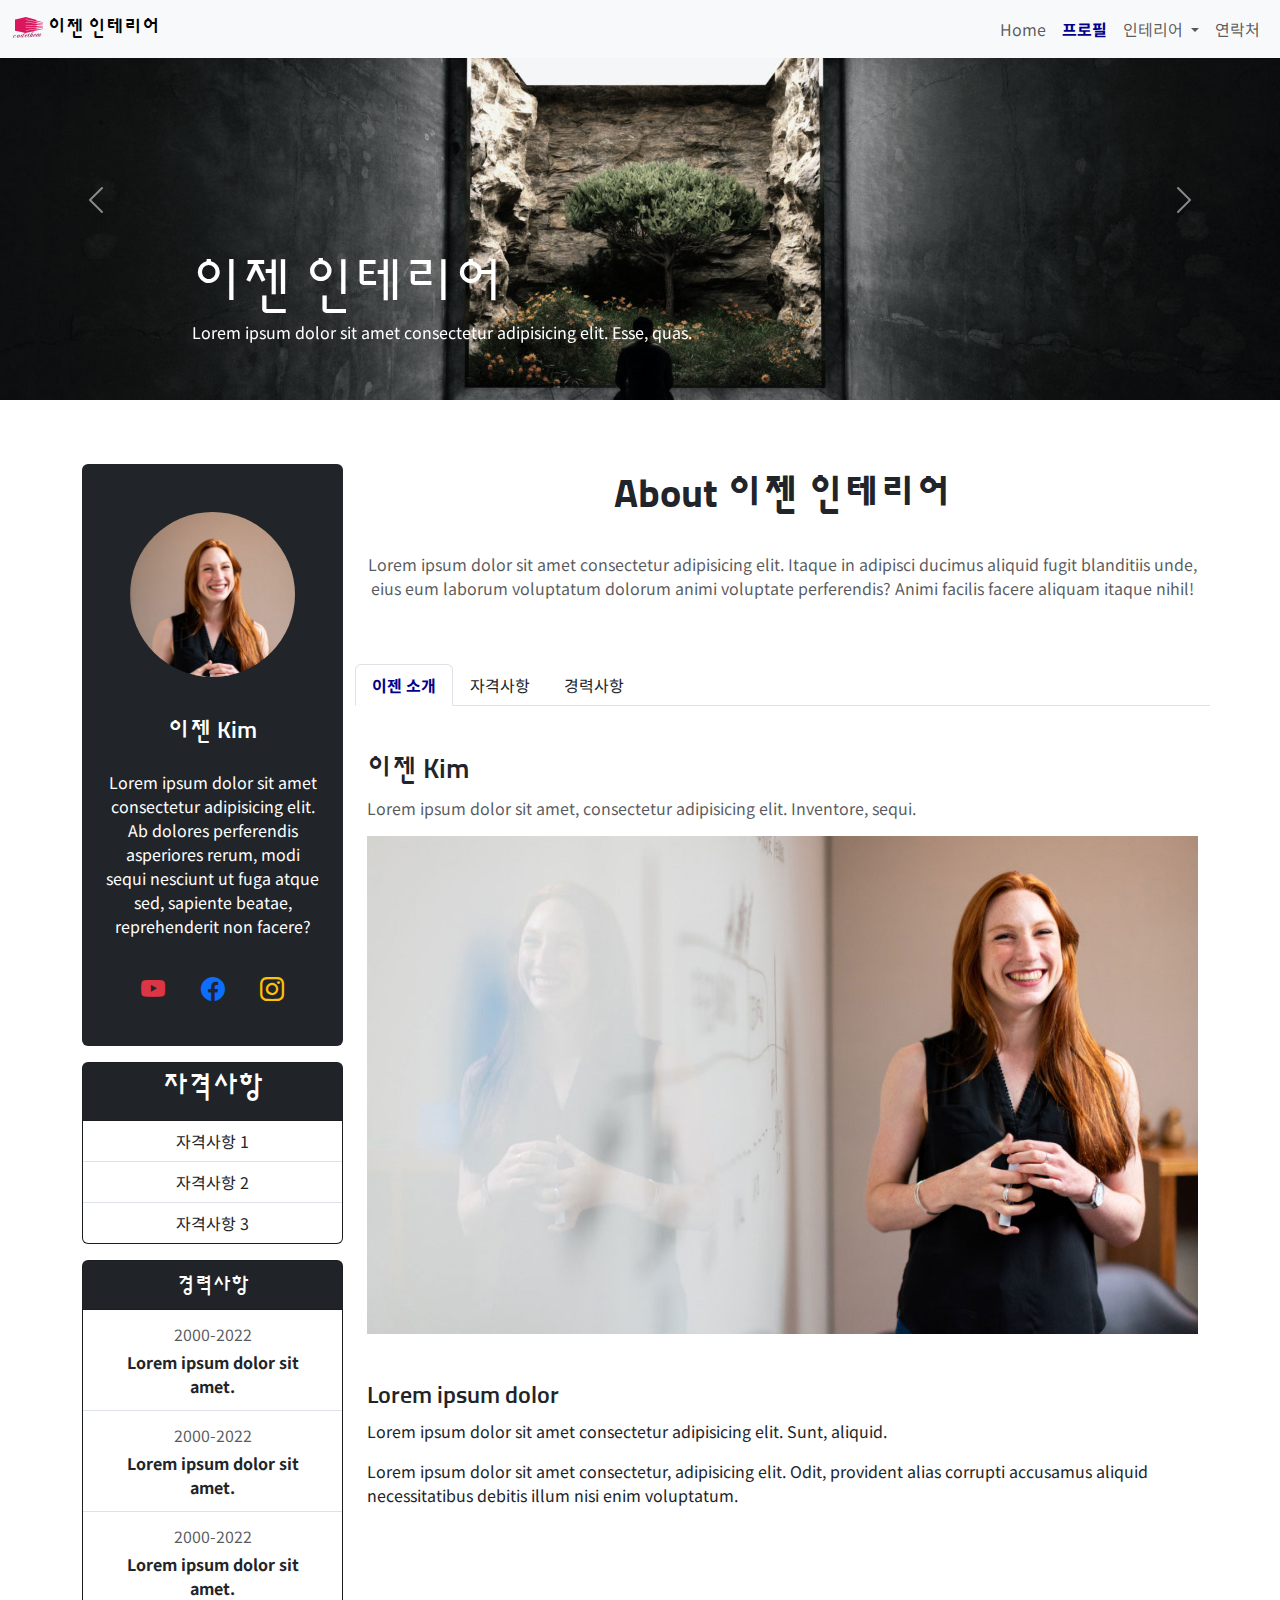
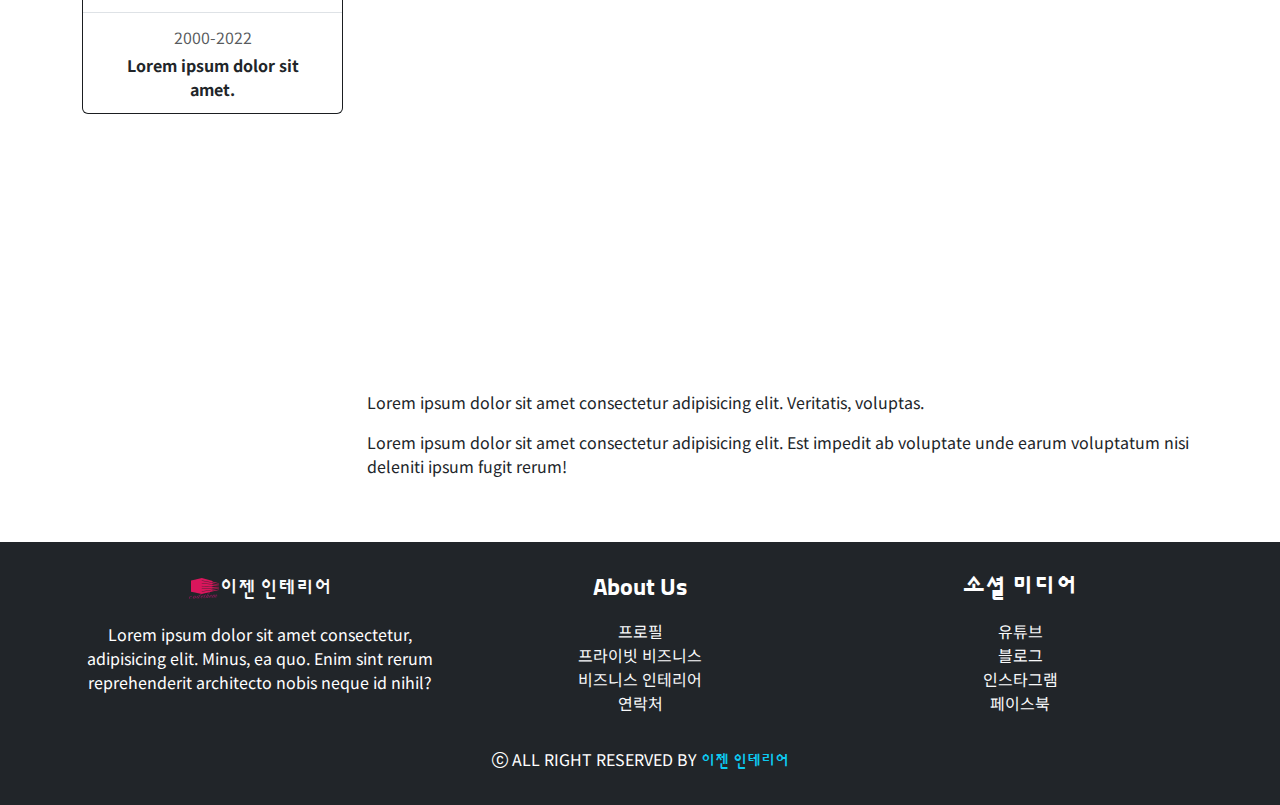
<file: profile.html>
<!DOCTYPE html>
<html lang="en">
<head>
    <meta charset="UTF-8">
    <meta name="viewport" content="width=device-width, initial-scale=1.0">
    <title>이젠 인테리어</title>
    <link rel="stylesheet" href="./css/bootstrap.css">
    <link rel="stylesheet" href="https://cdn.jsdelivr.net/npm/bootstrap-icons@1.10.5/font/bootstrap-icons.css">
    <link rel="stylesheet" href="./css/style.css">
</head>
<body>

  <!-- 네비게이션 시작    사이트 네비게이션바 첫번째꺼 가져옴, form은 버림-->
  <nav class="navbar navbar-expand-lg bg-body-tertiary fixed-top">
    <div class="container-fluid">
      <a class="navbar-brand logo-font" href="index.html"><img src="./images/logo.png" alt="로고"> 이젠 인테리어</a>
      <button class="navbar-toggler" type="button" data-bs-toggle="collapse" data-bs-target="#menubar" aria-controls="menubar" aria-expanded="false" aria-label="Toggle navigation">
        <span class="navbar-toggler-icon"></span>
      </button>
      <div class="collapse navbar-collapse" id="menubar">
        <ul class="navbar-nav ms-auto mb-2 mb-md-0">
          <li class="nav-item">
            <a class="nav-link" aria-current="page" href="index.html">Home</a>
          </li>
          <li class="nav-item">
            <a class="nav-link active" href="profile.html">프로필</a>
          </li>
          <li class="nav-item dropdown">
            <a class="nav-link dropdown-toggle" href="#" role="button" data-bs-toggle="dropdown" aria-expanded="false">
              인테리어
            </a>
            <ul class="dropdown-menu">
              <li><a class="dropdown-item" href="private-interior.html">개인공간</a></li>
              <li><a class="dropdown-item" href="business-interior.html">비즈니스 공간</a></li>
            </ul>
          </li>
          <li class="nav-item">
            <a class="nav-link" aria-disabled="true">연락처</a>
          </li>
        </ul>
      </div>
    </div>
  </nav>
  <!-- 네비게이션 끝 -->


  <!-- 헤더 영역 시작   캐라셀 가져와서 적용함-->
  <div id="headerCarousel" class="mt -5 carousel slide carousel-fade">
    <!-- 사진이 다소 짤려서 mt-5주고 fade줘서 부드럽게 -->
    <div class="carousel-inner">

      <div class="carousel-item active">
        <img src="./images/header1.jpg" class="d-block w-100" alt="헤더1">
        <!-- 캐러셀 설명문쪽 class가져옴 -->
        <div class="carousel-caption text-md-start">
          <h1 class="display-4 mb-0">이젠 인테리어</h1>
          <!-- sm사이즈에선 안보이게 해주는것 -->
          <p class="d-none d-sm-block">Lorem ipsum dolor sit amet consectetur adipisicing elit. Esse, quas.</p>
        </div>
      </div>

      <div class="mt -5 carousel-item">
        <img src="./images/header2.jpg" class="d-block w-100" alt="헤더2">
        <div class="carousel-caption text-md-start">
          <h1 class="display-4 mb-0">이젠 인테리어</h1>
          <!-- sm사이즈에선 안보이게 해주는것 -->
          <p class="d-none d-sm-block">Lorem ipsum dolor sit amet consectetur adipisicing elit. Esse, quas.</p>
        </div>
      </div>

      <div class="mt -5 carousel-item">
        <img src="./images/header3.jpg" class="d-block w-100" alt="헤더3">
        <div class="carousel-caption text-md-start">
          <h1 class="display-4 mb-0">이젠 인테리어</h1>
          <!-- sm사이즈에선 안보이게 해주는것 -->
          <p class="d-none d-sm-block">Lorem ipsum dolor sit amet consectetur adipisicing elit. Esse, quas.</p>
        </div>
      </div>

      <div class="mt -5 carousel-item">
        <img src="./images/header4.jpg" class="d-block w-100" alt="헤더4">
        <div class="carousel-caption text-md-start">
          <h1 class="display-4 mb-0">이젠 인테리어</h1>
          <!-- sm사이즈에선 안보이게 해주는것 -->
          <p class="d-none d-sm-block">Lorem ipsum dolor sit amet consectetur adipisicing elit. Esse, quas.</p>
        </div>
      </div>

      <div class="mt -5 carousel-item">
        <img src="./images/header5.jpg" class="d-block w-100" alt="헤더5">
        <div class="carousel-caption text-md-start">
          <h1 class="display-4 mb-0">이젠 인테리어</h1>
          <!-- sm사이즈에선 안보이게 해주는것 -->
          <p class="d-none d-sm-block">Lorem ipsum dolor sit amet consectetur adipisicing elit. Esse, quas.</p>
        </div>
      </div>

    </div>
    <button class="carousel-control-prev" type="button" data-bs-target="#headerCarousel" data-bs-slide="prev">
      <span class="carousel-control-prev-icon" aria-hidden="true"></span>
      <span class="visually-hidden">Previous</span>
    </button>
    <button class="carousel-control-next" type="button" data-bs-target="#headerCarousel" data-bs-slide="next">
      <span class="carousel-control-next-icon" aria-hidden="true"></span>
      <span class="visually-hidden">Next</span>
    </button>
  </div>
  <!-- 헤더 영역 끝 -->


    <!-- 메인섹션 시작 -->
    <main class="container my-5">
        <div class="row">
            <!-- 프로필 바 섹션 -->
            <section class="col-md-5 col-lg-3">
                <div class="bg-dark text-white text-center my-3 p-4 rounded">
                    <img src="./images/main-profile.jpg" alt="메인프로필" class="rounded-circle img-fluid p-4">
                    <h2 class="fs-4 py-3">이젠 Kim</h2>
                    <p>Lorem ipsum dolor sit amet consectetur adipisicing elit. Ab dolores perferendis asperiores rerum, modi sequi nesciunt ut fuga atque sed, sapiente beatae, reprehenderit non facere?</p>
                    <div class="d-flex justify-content-evenly fs-4 py-3 ">
                        <a href="https://www.youtube.com/" aria-label = "유튜브" target="_blank" class="link-danger"><i class="bi bi-youtube fs-4 red"></i></a>
                        <a href="https://www.facebook.com/" aria-label = "페이스북" target="_blank"><i class="bi bi-facebook fs-4"></i></a>
                        <a href="https://www.instagram.com/" aria-label = "인스타그램" target="_blank" class="link-warning"><i class="bi bi-instagram fs-4 yellow"></i></a>
                    </div>
                </div>

            <!-- 자격사항    카드와 목록그룹 합쳐준것-->
            <div class="card bg-dark text-white text-center">
                <div class="card-header">
                    <h3 class="">자격사항</h3>
                </div>
            <ul class="list-group list-group-flush">
                <li class="list-group-item">자격사항 1</li>
                <li class="list-group-item">자격사항 2</li>
                <li class="list-group-item">자격사항 3</li>
              </ul>
            </div>
            <!-- 자격사항 끝 -->

            <!-- 경력사항 -->
            <div class="card bg-dark text-center text-white mt-3">
                <div class="card-header">
                  <h3 class="fs-5 m-1">경력사항</h3>
                </div>
                <ul class="list-group list-group-flush">
                  <li class="list-group-item">
                    <p class="text-muted m-1">2000-2022</p>
                    <p class="fw-bold m-1">Lorem ipsum dolor sit amet.</p>
                  </li>
                  <li class="list-group-item">
                    <p class="text-muted m-1">2000-2022</p>
                    <p class="fw-bold m-1">Lorem ipsum dolor sit amet.</p>
                  </li>
                  <li class="list-group-item">
                    <p class="text-muted m-1">2000-2022</p>
                    <p class="fw-bold m-1">Lorem ipsum dolor sit amet.</p>
                  </li>
                  <li class="list-group-item">
                    <p class="text-muted m-1">2000-2022</p>
                    <p class="fw-bold m-1">Lorem ipsum dolor sit amet.</p>
                  </li>
                </ul>
              </div>
            <!-- 경력사항 끝 -->
            </section>
            <!-- 프로필바 섹션 끝 -->

            


            <!-- 포트폴리오 섹션 시작 -->
            <section class="col-md-7 col-lg-9">
                <div class="row">

                    <div class="text-center pb-5">
                        <h2 class="fs-1 fw-bold py-4">About 이젠 인테리어</h2>
                        <p class="text-muted">Lorem ipsum dolor sit amet consectetur adipisicing elit. Itaque in adipisci ducimus aliquid fugit blanditiis unde, eius eum laborum voluptatum dolorum animi voluptate perferendis? Animi facilis facere aliquam itaque nihil!</p>
                    </div>
                    

                    <!-- 프로필))  탭   네비게이션&탭 -> javaScript 비헤이비어 2번째꺼 가져옴    아이디들은 수정해주는게 좋음    link-dark 링크 검정색 변경-->
                    <div class="nav nav-tabs" role="tablist">
                        <button class="nav-link active link-dark" id="aboutme-tab" data-bs-toggle="tab" data-bs-target="#aboutme" type="button" role="tab" aria-controls="aboutme" aria-selected="true">이젠 소개</button>
                        <button class="nav-link link-dark" id="certificate-tab" data-bs-toggle="tab" data-bs-target="#certificate" type="button" role="tab" aria-controls="nav-profile" aria-selected="false">자격사항</button>
                        <button class="nav-link link-dark" id="experiences-tab" data-bs-toggle="tab" data-bs-target="#experiences" type="button" role="tab" aria-controls="nav-contact" aria-selected="false">경력사항</button>
                      </div>
                        
                      
                      <div class="tab-content">
                        <div class="tab-pane fade show active" id="aboutme" role="tabpanel" aria-labelledby="aboutme-tab" tabindex="0">
                            <h3 class="mt-5">이젠 Kim</h3>
                            <p class="text-muted">Lorem ipsum dolor sit amet, consectetur adipisicing elit. Inventore, sequi.</p>
                            <img src="./images/profile-tab1.jpg" alt="메인프로필" class="img-fluid">
                            <h4 class="mt-5">Lorem ipsum dolor</h4>
                            <p>Lorem ipsum dolor sit amet consectetur adipisicing elit. Sunt, aliquid.</p>
                            <p>Lorem ipsum dolor sit amet consectetur, adipisicing elit. Odit, provident alias corrupti accusamus aliquid necessitatibus debitis illum nisi enim voluptatum.</p>
                            <div class="ratio ratio-16x9">
                                <iframe src="https://www.youtube.com/embed/K18dXQF7Fos?si=k8u1hpZ_0HWcech3" title="YouTube video player" frameborder="0" allow="accelerometer; autoplay; clipboard-write; encrypted-media; gyroscope; picture-in-picture; web-share" allowfullscreen></iframe>
                            </div>
                            <p>Lorem ipsum dolor sit amet consectetur adipisicing elit. Veritatis, voluptas.</p>
                            <p>Lorem ipsum dolor sit amet consectetur adipisicing elit. Est impedit ab voluptate unde earum voluptatum nisi deleniti ipsum fugit rerum!</p>
                        </div>
                        <!-- 프로필 끝 -->
<!-- ------------------------------------------------------------------------------- -->
                        <!-- 1  자격사항 시작 -->
                        <div class="tab-pane fade" id="certificate" role="tabpanel" aria-labelledby="certificate-tab" tabindex="0">
                            <div class="m-5">
                                <div class="d-flex align-items-center py-3">
                                    <img src="./images/certificate1.jpg" alt="자격사항1" class="rounded-5">
                                    <div class="ms-3">
                                        <h3 class="fw-bold">어워드 1</h3>
                                        <p class="text-muted">Lorem ipsum dolor sit amet.</p>
                                    </div>
                                </div>
                                <p>
                                    Lorem ipsum dolor, sit amet consectetur adipisicing elit. Minima libero recusandae nesciunt dolore consequatur. Delectus doloribus cum quo quis eaque ratione dolore eum eius corrupti architecto, cumque maxime saepe nam.
                                </p>
                            </div>

                            <!-- 2 -->
                            <div class="m-5">
                                <div class="d-flex align-items-center py-3">
                                    <img src="./images/certificate2.jpg" alt="자격사항2" class="rounded-5">
                                    <div class="ms-3">
                                        <h3 class="fw-bold">어워드 2</h3>
                                        <p class="text-muted">Lorem ipsum dolor sit amet.</p>
                                    </div>
                                </div>
                                <p>
                                    Lorem ipsum dolor, sit amet consectetur adipisicing elit. Minima libero recusandae nesciunt dolore consequatur. Delectus doloribus cum quo quis eaque ratione dolore eum eius corrupti architecto, cumque maxime saepe nam.
                                </p>
                            </div>

                            <!-- 3 -->
                            <div class="m-5">
                                <div class="d-flex align-items-center py-3">
                                    <img src="./images/certificate3.jpg" alt="자격사항3" class="rounded-5">
                                    <div class="ms-3">
                                        <h3 class="fw-bold">자격증 1</h3>
                                        <p class="text-muted">Lorem ipsum dolor sit amet.</p>
                                    </div>
                                </div>
                                <p>
                                    Lorem ipsum dolor, sit amet consectetur adipisicing elit. Minima libero recusandae nesciunt dolore consequatur. Delectus doloribus cum quo quis eaque ratione dolore eum eius corrupti architecto, cumque maxime saepe nam.
                                </p>
                            </div>

                            <!-- 4 -->
                            <div class="m-5">
                                <div class="d-flex align-items-center py-3">
                                    <img src="./images/certificate4.jpg" alt="자격사항4" class="rounded-5">
                                    <div class="ms-3">
                                        <h3 class="fw-bold">자격증 2</h3>
                                        <p class="text-muted">Lorem ipsum dolor sit amet.</p>
                                    </div>
                                </div>
                                <p>
                                    Lorem ipsum dolor, sit amet consectetur adipisicing elit. Minima libero recusandae nesciunt dolore consequatur. Delectus doloribus cum quo quis eaque ratione dolore eum eius corrupti architecto, cumque maxime saepe nam.
                                </p>
                            </div>
                        </div>
                        <!-- 자격사항 끝 -->

                        <!-- 경력사항 시작 -->
                        <div class="tab-pane fade" id="experiences" role="tabpanel" aria-labelledby="experiences-tab" tabindex="0">
                            <div class="m-5 border-bottom">
                                <h3>이젠 인테리어</h3>
                                <p class="text-muted">2010 - 2022</p>
                                <p>Lorem ipsum, dolor sit amet consectetur adipisicing elit. Temporibus eveniet repellat quod impedit mollitia fuga fugiat nesciunt hic non esse!</p>
                            </div>

                            <div class="m-5 border-bottom">
                                <h3>인테리어 X</h3>
                                <p class="text-muted">2010 - 2022</p>
                                <p>Lorem ipsum, dolor sit amet consectetur adipisicing elit. Temporibus eveniet repellat quod impedit mollitia fuga fugiat nesciunt hic non esse!</p>
                            </div>

                            <div class="m-5 border-bottom">
                                <h3>인테리어 A</h3>
                                <p class="text-muted">2010 - 2022</p>
                                <p>Lorem ipsum, dolor sit amet consectetur adipisicing elit. Temporibus eveniet repellat quod impedit mollitia fuga fugiat nesciunt hic non esse!</p>
                            </div>
                            
                        </div>
                        <!-- 경력사항 끝 -->
                      </div>
                    
                </div>
            </section>
            <!-- 포트폴리오 섹션 끝 -->
        </div>
    </main>
    <!-- 메인섹션 끝 -->


    <!-- 풋터 시작 -->
    <footer class="bg-dark text-center text-white py-3">
      <div class="container">
        <div class="row">
          <div class="col-md-4">
            <a href="./index.html" class="logo-font link-light text-decoration text-decoration-none fs-5"><img src="./images/logo.png" alt="로고" class="my-3">이젠 인테리어</a>
            <p>Lorem ipsum dolor sit amet consectetur, adipisicing elit. Minus, ea quo. Enim sint rerum reprehenderit architecto nobis neque id nihil?</p>
          </div>
  
  
          <div class="col-md-4">
            <h4 class="fw-bold my-3">About Us</h4>
            <ul class="list-unstyled"> 
              <li><a href="profile.html" class="text-decoration-none link-light">프로필</a></li>
              <li><a href="private-interior.html" class="text-decoration-none link-light">프라이빗 비즈니스</a></li>
              <li><a href="business-interior.html" class="text-decoration-none link-light">비즈니스 인테리어</a></li>
              <li><a href="contact.html" class="text-decoration-none link-light">연락처</a></li>
            </ul>
          </div>

  
          <div class="col-md-4">
            <h4 class="fw-bold my-3">소셜 미디어</h4>
            <ul class="list-unstyled">
              <li><a href="#" class="text-decoration-none link-light">유튜브</a></li>
              <li><a href="#" class="text-decoration-none link-light">블로그</a></li>
              <li><a href="#" class="text-decoration-none link-light">인스타그램</a></li>
              <li><a href="#" class="text-decoration-none link-light">페이스북</a></li>
            </ul>
          </div>

        </div>

        <p class="my-3"><i class="bi bi-c-circle"></i> ALL RIGHT RESERVED BY <span class="logo-font text-info">이젠 인테리어</span></p>
        
        
      </div>
    </footer>
    <!-- 풋터 끝 -->

    <script src="./js/bootstrap.bundle.min.js"></script>
</body>
</html>
</file>
<file: css/style.css>
/* 폰트 */
@import url('https://fonts.googleapis.com/css2?family=Noto+Sans+KR:wght@400;700&family=Sunflower:wght@500;700&display=swap');


body {
    font-family: 'Noto Sans KR', sans-serif;
}

h1, h2, h3, h4, h5, .logo-font {
    font-family: 'Sunflower', sans-serif;
}

/* 네비게이션 영역 */
.nav-link.active, .nav-link:hover {
    color: darkblue !important;
    font-weight: bold;
}
/* 네비영역 끝 */


/* 헤더영역  커서가 올라가면 회색빛 없애주는 작업 */
#headerCarousel img {
    filter: grayscale(50%);
}

#headerCarousel:hover img {
    filter: grayscale(0%);
}


/* 포트폴리오섹션  이미지 클래스가져와서 트랜지션 걸어줌 근데 그림이 넘치니 img쪽 div에 overflow-hidden걸어주기*/
.card-img-top {
    transition: transform .7s;
}

.card-img-top:hover {
    transform: scale(1.1);
}

.banner {
    background-image: url(../images/card-banner.jpg);
    background-size: cover;
    background-attachment: fixed;
}

/* 연락처세션 */
.contact-bg {
    background-image: linear-gradient(to top, rgba(0,0,0,0.5), rgba(0,0,0,0.2)), url(../images/contact-bg.jpg);
    background-position: center;
    background-size: cover;
    background-attachment: fixed;
}
</file>
